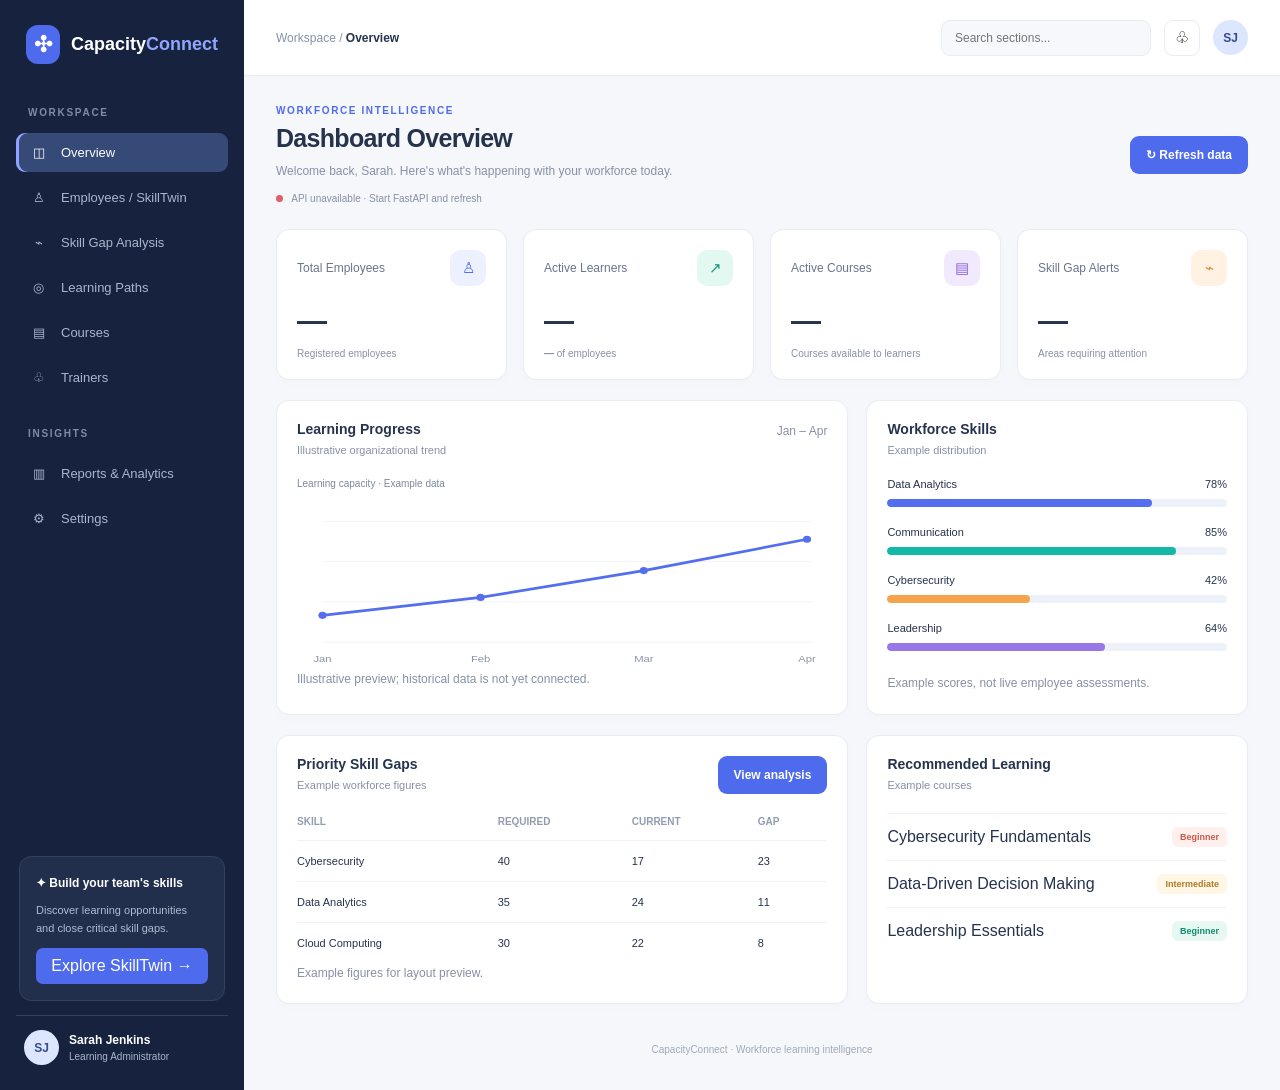
<file: frontend/index.html>
<!DOCTYPE html>
<html lang="en">
<head>
<meta charset="UTF-8">
<meta name="viewport" content="width=device-width, initial-scale=1.0">
<title>CapacityConnect | Workforce Intelligence</title>
<style>
:root {
  --navy:#17233e;
  --blue:#4f6bed;
  --teal:#12a99b;
  --bg:#f5f7fb;
  --muted:#8791a5;
  --border:#e8ecf4;
  --text:#26334d;
}
* { box-sizing:border-box; }
body {
  margin:0;
  font-family:Inter,"Segoe UI",Arial,sans-serif;
  background:var(--bg);
  color:var(--text);
}
button,input,select { font:inherit; }
button { cursor:pointer; }
.app { display:flex; min-height:100vh; }
.sidebar {
  width:244px;
  background:var(--navy);
  color:white;
  padding:25px 16px;
  display:flex;
  flex-direction:column;
  flex-shrink:0;
}
.brand {
  display:flex;
  align-items:center;
  gap:11px;
  padding:0 10px 34px;
}
.brand-icon {
  width:39px;height:39px;
  display:grid;place-items:center;
  border-radius:12px;
  background:var(--blue);
  font-size:22px;font-weight:bold;
}
.brand-name { font-size:18px;font-weight:750; }
.brand-name span { color:#91a5ff; }
.nav-label {
  color:#7f8ba8;font-size:10px;
  letter-spacing:1.7px;font-weight:700;
  padding:0 12px;margin:9px 0 12px;
}
.nav-item {
  width:100%;display:flex;align-items:center;gap:13px;
  padding:12px 13px;margin:3px 0;
  border:0;border-radius:9px;
  background:transparent;color:#aab5cd;
  text-align:left;font-size:13px;
}
.nav-item:hover { background:#253453;color:white; }
.nav-item.active {
  background:#354a77;color:white;
  box-shadow:inset 3px 0 #8fa3ff;
}
.nav-item .ico { width:19px;text-align:center; }
.sidebar-bottom { margin-top:auto; }
.help-box {
  background:#222f4c;border:1px solid #34415d;
  border-radius:12px;padding:16px;margin:25px 3px 14px;
}
.help-box strong { font-size:12px; }
.help-box p { color:#aebbd3;font-size:11px;line-height:1.6; }
.help-box button {
  background:var(--blue);border:0;color:white;
  border-radius:7px;padding:9px;width:100%;
}
.profile {
  display:flex;align-items:center;gap:10px;
  padding:14px 8px 0;border-top:1px solid #34415d;
}
.avatar {
  width:35px;height:35px;border-radius:50%;
  display:grid;place-items:center;
  background:#dce6ff;color:#344c91;
  font-weight:800;font-size:12px;flex-shrink:0;
}
.profile strong { display:block;font-size:12px; }
.profile small { color:#aab5cd;font-size:10px;display:block;margin-top:4px; }
.main { flex:1;min-width:0; }
.topbar {
  min-height:76px;background:white;
  border-bottom:1px solid var(--border);
  display:flex;align-items:center;justify-content:space-between;
  padding:15px 32px;gap:18px;
}
.top-left { display:flex;align-items:center;gap:12px; }
.menu-btn { display:none; }
.breadcrumb { font-size:12px;color:var(--muted); }
.breadcrumb strong { color:var(--text); }
.top-actions { display:flex;align-items:center;gap:13px; }
.search {
  background:#f7f8fc;border:1px solid var(--border);
  border-radius:9px;padding:10px 13px;width:210px;font-size:12px;
}
.icon-btn {
  width:36px;height:36px;background:white;
  border:1px solid var(--border);border-radius:9px;
}
.content { padding:29px 32px 35px;max-width:1550px;margin:auto; }
.page-heading {
  display:flex;justify-content:space-between;align-items:center;
  gap:16px;margin-bottom:25px;
}
.eyebrow {
  color:var(--blue);font-size:10px;
  font-weight:800;letter-spacing:1.6px;
}
h1 { font-size:25px;letter-spacing:-.7px;margin:8px 0; }
h2 { font-size:14px;margin:0; }
.subtitle { color:var(--muted);font-size:12px;line-height:1.7; }
.primary-btn {
  background:var(--blue);color:white;border:0;
  border-radius:9px;padding:12px 16px;
  font-size:12px;font-weight:650;
}
.primary-btn:hover { background:#3d58d9; }
.metrics {
  display:grid;grid-template-columns:repeat(4,minmax(0,1fr));
  gap:16px;margin-bottom:20px;
}
.card {
  background:white;border:1px solid var(--border);
  border-radius:13px;padding:20px;min-width:0;
  box-shadow:0 3px 12px #17233e04;
}
.metric-top { display:flex;justify-content:space-between;align-items:center;gap:8px; }
.metric-label { font-size:12px;color:#69768d; }
.metric-icon {
  width:36px;height:36px;border-radius:10px;
  display:grid;place-items:center;font-size:15px;
}
.blue { background:#edf0ff;color:#4f6bed; }
.green { background:#e4f8f2;color:#129a82; }
.orange { background:#fff2e3;color:#db8a32; }
.purple { background:#f1eaff;color:#8d62da; }
.metric-value { font-size:30px;font-weight:760;margin:18px 0 10px; }
.metric-foot { color:var(--muted);font-size:10px; }
.section-grid,.lower-grid {
  display:grid;grid-template-columns:minmax(0,1.5fr) minmax(260px,1fr);
  gap:18px;margin-bottom:20px;
}
.card-heading {
  display:flex;justify-content:space-between;
  align-items:flex-start;gap:12px;margin-bottom:22px;
}
.card-heading p { margin:7px 0 0;color:var(--muted);font-size:11px; }
.chart-legend { font-size:10px;color:#7d889d;margin-bottom:10px; }
.chart-wrap { height:170px;width:100%; }
.chart-wrap svg { width:100%;height:100%; }
.skill-list { display:flex;flex-direction:column;gap:19px; }
.skill-top {
  display:flex;justify-content:space-between;
  font-size:11px;gap:10px;margin-bottom:9px;
}
.track { height:8px;border-radius:8px;background:#eef1f7;overflow:hidden; }
.fill { height:100%;border-radius:8px;transition:width .3s; }
.fill-blue { background:#536ff0; }
.fill-teal { background:#14b8a6; }
.fill-orange { background:#f3a44c; }
.fill-purple { background:#9a77e7; }
.table-scroll { overflow-x:auto; }
table { width:100%;border-collapse:collapse;text-align:left;white-space:nowrap; }
th { font-size:10px;color:#929cb0;padding:0 12px 13px 0; }
td { font-size:11px;padding:14px 12px 14px 0;border-top:1px solid #f0f2f7; }
.tag { display:inline-block;padding:5px 8px;border-radius:6px;font-size:9px;font-weight:700; }
.high { color:#c65b4b;background:#fff0ed; }
.medium { color:#b17a24;background:#fff6e6; }
.good { color:#138b71;background:#e6f8f1; }
.status { font-size:11px;margin-top:12px;color:var(--muted); }
.status-dot { display:inline-block;width:7px;height:7px;border-radius:50%;background:#e0a342;margin-right:6px; }
.status-dot.ok { background:#14b88a; }
.status-dot.bad { background:#e15e66; }
select {
  background:white;border:1px solid var(--border);
  border-radius:9px;padding:12px;color:var(--text);
}
label { font-size:12px;font-weight:650; }
.employee-info {
  display:grid;grid-template-columns:repeat(3,minmax(0,1fr));
  gap:12px;margin:20px 0;
}
.info-box { background:#f7f8fc;padding:15px;border-radius:10px; }
.info-box small { display:block;color:var(--muted);font-size:10px;margin-bottom:8px; }
.info-box strong { font-size:14px; }
.skill-row { margin-bottom:20px; }
.skill-row:last-child { margin-bottom:0; }
.skill-row .skill-top { font-size:12px; }
.gap-item {
  padding:13px 0;border-top:1px solid #f0f2f7;
  display:flex;align-items:center;justify-content:space-between;gap:12px;
}
.footer-note { text-align:center;color:#a0a9ba;font-size:10px;padding:20px 0 0; }
.toast {
  position:fixed;right:22px;bottom:22px;
  background:#17233e;color:white;border-radius:10px;
  padding:13px 17px;font-size:12px;
  box-shadow:0 8px 28px #17233e25;display:none;z-index:20;
}
#status { font-size:10px;color:var(--muted);margin-top:12px; }
@media(max-width:1100px) {
  .sidebar { width:210px; }
  .content { padding:24px 20px; }
  .topbar { padding:15px 20px; }
  .metrics { grid-template-columns:repeat(2,minmax(0,1fr)); }
}
@media(max-width:760px) {
  .sidebar { display:none;position:fixed;inset:0 auto 0 0;z-index:10;width:250px; }
  .sidebar.open { display:flex; }
  .menu-btn { display:inline-block; }
  .topbar { padding:13px 15px; }
  .content { padding:22px 14px; }
  .section-grid,.lower-grid { grid-template-columns:1fr; }
  .page-heading { align-items:flex-start; }
  .employee-info { grid-template-columns:1fr; }
}
@media(max-width:420px) {
  .metrics { gap:10px; }
  .card { padding:14px; }
  .search { display:none; }
  h1 { font-size:22px; }
}
</style>
</head>
<body>
<div class="app">
  <aside class="sidebar" id="sidebar">
    <div class="brand">
      <div class="brand-icon">✣</div>
      <div class="brand-name">Capacity<span>Connect</span></div>
    </div>
    <div class="nav-label">WORKSPACE</div>
    <button class="nav-item active" data-page="Overview"><span class="ico">◫</span>Overview</button>
    <button class="nav-item" data-page="Employees"><span class="ico">♙</span>Employees / SkillTwin</button>
    <button class="nav-item" data-page="Skill Gap Analysis"><span class="ico">⌁</span>Skill Gap Analysis</button>
    <button class="nav-item" data-page="Learning Paths"><span class="ico">◎</span>Learning Paths</button>
    <button class="nav-item" data-page="Courses"><span class="ico">▤</span>Courses</button>
    <button class="nav-item" data-page="Trainers"><span class="ico">♧</span>Trainers</button>
    <div class="nav-label" style="margin-top:28px">INSIGHTS</div>
    <button class="nav-item" data-page="Reports"><span class="ico">▥</span>Reports & Analytics</button>
    <button class="nav-item" data-page="Settings"><span class="ico">⚙</span>Settings</button>
    <div class="sidebar-bottom">
      <div class="help-box">
        <strong>✦ Build your team's skills</strong>
        <p>Discover learning opportunities and close critical skill gaps.</p>
        <button id="exploreBtn">Explore SkillTwin →</button>
      </div>
      <div class="profile">
        <div class="avatar">SJ</div>
        <div><strong>Sarah Jenkins</strong><small>Learning Administrator</small></div>
      </div>
    </div>
  </aside>

  <div class="main">
    <header class="topbar">
      <div class="top-left">
        <button class="icon-btn menu-btn" id="menuBtn" aria-label="Open menu">☰</button>
        <div class="breadcrumb">Workspace / <strong id="breadcrumb">Overview</strong></div>
      </div>
      <div class="top-actions">
        <input class="search" id="search" placeholder="Search sections..." aria-label="Search sections">
        <button class="icon-btn" id="notifyBtn" aria-label="Notifications">♧</button>
        <div class="avatar">SJ</div>
      </div>
    </header>

    <!-- OVERVIEW PAGE -->
    <main class="content" id="overviewPage">
      <div class="page-heading">
        <div>
          <div class="eyebrow">WORKFORCE INTELLIGENCE</div>
          <h1>Dashboard Overview</h1>
          <div class="subtitle">Welcome back, Sarah. Here's what's happening with your workforce today.</div>
          <div id="status"><span class="status-dot"></span>Connecting to CapacityConnect API...</div>
        </div>
        <button class="primary-btn" id="refreshBtn">↻ Refresh data</button>
      </div>

      <section class="metrics">
        <article class="card">
          <div class="metric-top"><span class="metric-label">Total Employees</span><span class="metric-icon blue">♙</span></div>
          <div class="metric-value" id="employees">—</div>
          <div class="metric-foot">Registered employees</div>
        </article>
        <article class="card">
          <div class="metric-top"><span class="metric-label">Active Learners</span><span class="metric-icon green">↗</span></div>
          <div class="metric-value" id="learners">—</div>
          <div class="metric-foot"><strong id="learnerRate">—</strong> of employees</div>
        </article>
        <article class="card">
          <div class="metric-top"><span class="metric-label">Active Courses</span><span class="metric-icon purple">▤</span></div>
          <div class="metric-value" id="courses">—</div>
          <div class="metric-foot">Courses available to learners</div>
        </article>
        <article class="card">
          <div class="metric-top"><span class="metric-label">Skill Gap Alerts</span><span class="metric-icon orange">⌁</span></div>
          <div class="metric-value" id="gaps">—</div>
          <div class="metric-foot">Areas requiring attention</div>
        </article>
      </section>

      <section class="section-grid">
        <article class="card">
          <div class="card-heading">
            <div><h2>Learning Progress</h2><p>Illustrative organizational trend</p></div>
            <span class="subtitle">Jan – Apr</span>
          </div>
          <div class="chart-legend">Learning capacity · Example data</div>
          <div class="chart-wrap">
            <svg viewBox="0 0 520 190" preserveAspectRatio="none" role="img" aria-label="Example learning trend">
              <g stroke="#edf0f6">
                <line x1="25" y1="25" x2="505" y2="25"/>
                <line x1="25" y1="70" x2="505" y2="70"/>
                <line x1="25" y1="115" x2="505" y2="115"/>
                <line x1="25" y1="160" x2="505" y2="160"/>
              </g>
              <path d="M25 130 L180 110 L340 80 L500 45" fill="none" stroke="#536ff0" stroke-width="3" stroke-linecap="round"/>
              <g fill="#536ff0">
                <circle cx="25" cy="130" r="4"/><circle cx="180" cy="110" r="4"/>
                <circle cx="340" cy="80" r="4"/><circle cx="500" cy="45" r="4"/>
              </g>
              <g fill="#8994a8" font-size="11" text-anchor="middle">
                <text x="25" y="182">Jan</text><text x="180" y="182">Feb</text>
                <text x="340" y="182">Mar</text><text x="500" y="182">Apr</text>
              </g>
            </svg>
          </div>
          <div class="subtitle">Illustrative preview; historical data is not yet connected.</div>
        </article>
        <article class="card">
          <div class="card-heading"><div><h2>Workforce Skills</h2><p>Example distribution</p></div></div>
          <div class="skill-list">
            <div><div class="skill-top"><span>Data Analytics</span><span>78%</span></div><div class="track"><div class="fill fill-blue" style="width:78%"></div></div></div>
            <div><div class="skill-top"><span>Communication</span><span>85%</span></div><div class="track"><div class="fill fill-teal" style="width:85%"></div></div></div>
            <div><div class="skill-top"><span>Cybersecurity</span><span>42%</span></div><div class="track"><div class="fill fill-orange" style="width:42%"></div></div></div>
            <div><div class="skill-top"><span>Leadership</span><span>64%</span></div><div class="track"><div class="fill fill-purple" style="width:64%"></div></div></div>
          </div>
          <div class="subtitle" style="margin-top:22px">Example scores, not live employee assessments.</div>
        </article>
      </section>

      <section class="lower-grid">
        <article class="card">
          <div class="card-heading"><div><h2>Priority Skill Gaps</h2><p>Example workforce figures</p></div><button class="primary-btn" id="viewGaps">View analysis</button></div>
          <div class="table-scroll">
            <table>
              <thead><tr><th>SKILL</th><th>REQUIRED</th><th>CURRENT</th><th>GAP</th></tr></thead>
              <tbody>
                <tr><td>Cybersecurity</td><td>40</td><td>17</td><td>23</td></tr>
                <tr><td>Data Analytics</td><td>35</td><td>24</td><td>11</td></tr>
                <tr><td>Cloud Computing</td><td>30</td><td>22</td><td>8</td></tr>
              </tbody>
            </table>
          </div>
          <div class="subtitle">Example figures for layout preview.</div>
        </article>
        <article class="card" id="learning">
          <div class="card-heading"><div><h2>Recommended Learning</h2><p>Example courses</p></div></div>
          <div class="gap-item"><span>Cybersecurity Fundamentals</span><span class="tag high">Beginner</span></div>
          <div class="gap-item"><span>Data-Driven Decision Making</span><span class="tag medium">Intermediate</span></div>
          <div class="gap-item"><span>Leadership Essentials</span><span class="tag good">Beginner</span></div>
        </article>
      </section>
      <div class="footer-note">CapacityConnect · Workforce learning intelligence</div>
    </main>

    <!-- SKILLTWIN PAGE -->
    <main class="content" id="skillTwinPage" style="display:none">
      <div class="page-heading">
        <div>
          <div class="eyebrow">EMPLOYEE INTELLIGENCE</div>
          <h1>SkillTwin Dashboard</h1>
          <div class="subtitle">Explore employee competencies and development opportunities.</div>
          <div id="skillStatus" class="status">Connecting to employee skills API...</div>
        </div>
        <button class="primary-btn" id="loadSkillsBtn">↻ Refresh profiles</button>
      </div>

      <article class="card" style="margin-bottom:20px">
        <div class="card-heading">
          <div><h2>Employee Profile</h2><p>Select an employee to view their skill twin.</p></div>
          <span class="metric-icon blue">ST</span>
        </div>
        <label for="employeeSelect">Choose employee</label><br><br>
        <select id="employeeSelect" style="width:100%;max-width:440px">
          <option value="">Loading employees...</option>
        </select>
        <div id="employeeProfile">
          <p class="subtitle">Employee information will appear here.</p>
        </div>
      </article>

      <article class="card" style="margin-bottom:20px">
        <div class="card-heading">
          <div><h2>Competency Graph</h2><p>Current skill ratings out of 5</p></div>
        </div>
        <div id="competencyGraph"><p class="subtitle">Select an employee to view skills.</p></div>
      </article>

      <article class="card" id="gapAnalysisCard">
        <div class="card-heading">
          <div><h2>Skill Gap Analysis</h2><p>Demo target level: 4 out of 5 for each listed skill</p></div>
          <span class="metric-icon orange">⌁</span>
        </div>
        <div id="skillGapSummary" class="subtitle">Select an employee to calculate development opportunities.</div>
      </article>
      <div class="footer-note">SkillTwin uses demo employee data for this prototype.</div>
    </main>
  </div>
</div>

<div class="toast" id="toast" role="status"></div>

<script>
const $ = id => document.getElementById(id);
const API = "https://capacity-connect-hph1.onrender.com";
let employeesCache = [];

function showToast(message) {
  const toast = $("toast");
  toast.textContent = message;
  toast.style.display = "block";
  clearTimeout(window.toastTimer);
  window.toastTimer = setTimeout(() => toast.style.display = "none", 2600);
}

async function loadDashboard() {
  const status = $("status");
  status.innerHTML = '<span class="status-dot"></span> Connecting to API...';
  try {
    const response = await fetch(`${API}/api/dashboard`);
    if (!response.ok) throw new Error("HTTP " + response.status);
    const data = await response.json();

    $("employees").textContent = data.employees ?? "—";
    $("learners").textContent = data.active_learners ?? "—";
    $("courses").textContent = data.active_courses ?? "—";
    $("gaps").textContent = data.skill_gap_alerts ?? "—";

    const total = Number(data.employees);
    const learners = Number(data.active_learners);
    $("learnerRate").textContent =
      total > 0 ? Math.round(learners / total * 100) + "%" : "—";

    status.innerHTML = '<span class="status-dot ok"></span> Connected · Dashboard data loaded';
  } catch (error) {
    status.innerHTML = '<span class="status-dot bad"></span> API unavailable · Start FastAPI and refresh';
    console.error("Dashboard API error:", error);
  }
}

function setPage(page) {
  const isOverview = page === "Overview";
  const isEmployees = page === "Employees";
  const isGapPage = page === "Skill Gap Analysis";
  const isSkillPage = isEmployees || isGapPage;

  $("overviewPage").style.display = isOverview ? "block" : "none";
  $("skillTwinPage").style.display = isSkillPage ? "block" : "none";
  $("breadcrumb").textContent = page;

  document.querySelectorAll(".nav-item").forEach(item => {
    item.classList.toggle("active", item.dataset.page === page);
  });

  $("sidebar").classList.remove("open");

  if (isOverview) {
    window.scrollTo({top:0,behavior:"smooth"});
  } else if (isSkillPage) {
    if (!employeesCache.length) loadEmployees();
    if (isGapPage) {
      setTimeout(() => $("gapAnalysisCard").scrollIntoView({behavior:"smooth",block:"start"}), 50);
    } else {
      window.scrollTo({top:0,behavior:"smooth"});
    }
  } else {
    showToast(page + " module is planned for a future build.");
  }
}

document.querySelectorAll(".nav-item").forEach(button => {
  button.addEventListener("click", () => setPage(button.dataset.page));
});

async function loadEmployees() {
  const select = $("employeeSelect");
  const status = $("skillStatus");
  status.textContent = "Loading employee profiles...";
  select.innerHTML = '<option value="">Loading employees...</option>';

  try {
    const response = await fetch(`${API}/api/skills/`);
    if (!response.ok) throw new Error("HTTP " + response.status);
    const data = await response.json();

    if (!Array.isArray(data.employees) || data.employees.length === 0) {
      throw new Error("No employees were returned by the API");
    }

    employeesCache = data.employees;
    select.innerHTML = "";

    employeesCache.forEach(employee => {
      const option = document.createElement("option");
      option.value = employee.id;
      option.textContent = employee.name + " — " + employee.role;
      select.appendChild(option);
    });

    status.innerHTML = '<span class="status-dot ok"></span> Connected · ' +
      employeesCache.length + ' demo profiles loaded';

    renderEmployee();
  } catch (error) {
    status.innerHTML = '<span class="status-dot bad"></span> Could not load profiles. Check that FastAPI is running.';
    select.innerHTML = '<option value="">Unable to load employees</option>';
    $("employeeProfile").textContent = "Could not load employee profiles.";
    $("competencyGraph").textContent = "The API did not return skill data.";
    $("skillGapSummary").textContent = "Start the backend and click Refresh profiles.";
    console.error("Skills API error:", error);
  }
}

function renderEmployee() {
  const id = Number($("employeeSelect").value);
  const employee = employeesCache.find(person => person.id === id);

  if (!employee) return;

  const skills = employee.skills || {};
  const entries = Object.entries(skills);
  const average = entries.length
    ? (entries.reduce((sum, item) => sum + Number(item[1]), 0) / entries.length).toFixed(1)
    : "—";

  $("employeeProfile").innerHTML = `
    <div class="employee-info">
      <div class="info-box"><small>EMPLOYEE</small><strong>${escapeHTML(employee.name)}</strong></div>
      <div class="info-box"><small>ROLE</small><strong>${escapeHTML(employee.role)}</strong></div>
      <div class="info-box"><small>AVERAGE SKILL RATING</small><strong>${average} / 5</strong></div>
    </div>
  `;

  const colors = ["fill-blue","fill-teal","fill-purple","fill-orange"];
  $("competencyGraph").innerHTML = entries.length
    ? entries.map(([name,rating],index) => {
        const value = Math.max(0,Math.min(5,Number(rating)||0));
        return `
          <div class="skill-row">
            <div class="skill-top">
              <span>${escapeHTML(name)}</span>
              <strong>${value} / 5</strong>
            </div>
            <div class="track">
              <div class="fill ${colors[index % colors.length]}"
                   style="width:${value/5*100}%"></div>
            </div>
          </div>
        `;
      }).join("")
    : '<p class="subtitle">No skills are available for this employee.</p>';

  const gaps = entries
    .map(([name,rating]) => ({name, rating:Number(rating)||0, gap:Math.max(0,4-(Number(rating)||0))}))
    .filter(skill => skill.gap > 0)
    .sort((a,b) => b.gap-a.gap);

  if (!entries.length) {
    $("skillGapSummary").textContent = "No skills are available to compare.";
  } else if (!gaps.length) {
    $("skillGapSummary").innerHTML =
      '<span class="tag good">On target</span> All listed skills meet the demo target of 4/5.';
  } else {
    $("skillGapSummary").innerHTML =
      `<p class="subtitle">These skills are below the prototype target of 4/5. They are suggestions for learning, not formal employee evaluations.</p>` +
      gaps.map(skill => `
        <div class="gap-item">
          <div>
            <strong>${escapeHTML(skill.name)}</strong>
            <div class="subtitle">Current rating: ${skill.rating}/5 · Target: 4/5</div>
          </div>
          <span class="tag ${skill.gap >= 2 ? "high" : "medium"}">
            ${skill.gap} point${skill.gap === 1 ? "" : "s"} to target
          </span>
        </div>
      `).join("");
  }
}

function escapeHTML(value) {
  return String(value).replace(/[&<>"']/g, character => ({
    "&":"&amp;","<":"&lt;",">":"&gt;",'"':"&quot;","'":"&#39;"
  }[character]));
}

$("refreshBtn").addEventListener("click", loadDashboard);
$("loadSkillsBtn").addEventListener("click", loadEmployees);
$("employeeSelect").addEventListener("change", renderEmployee);
$("menuBtn").addEventListener("click", () => $("sidebar").classList.toggle("open"));
$("viewGaps").addEventListener("click", () => setPage("Skill Gap Analysis"));
$("exploreBtn").addEventListener("click", () => setPage("Employees"));
$("notifyBtn").addEventListener("click", () => showToast("You're all caught up!"));

$("search").addEventListener("keydown", event => {
  if (event.key === "Enter" && event.target.value.trim()) {
    const query = event.target.value.trim().toLowerCase();
    const match = [...document.querySelectorAll(".nav-item")]
      .find(item => item.dataset.page.toLowerCase().includes(query));
    if (match) {
      match.click();
    } else {
      showToast("No matching navigation section found.");
    }
  }
});

loadDashboard();
</script>
</body>
</html>
</file>
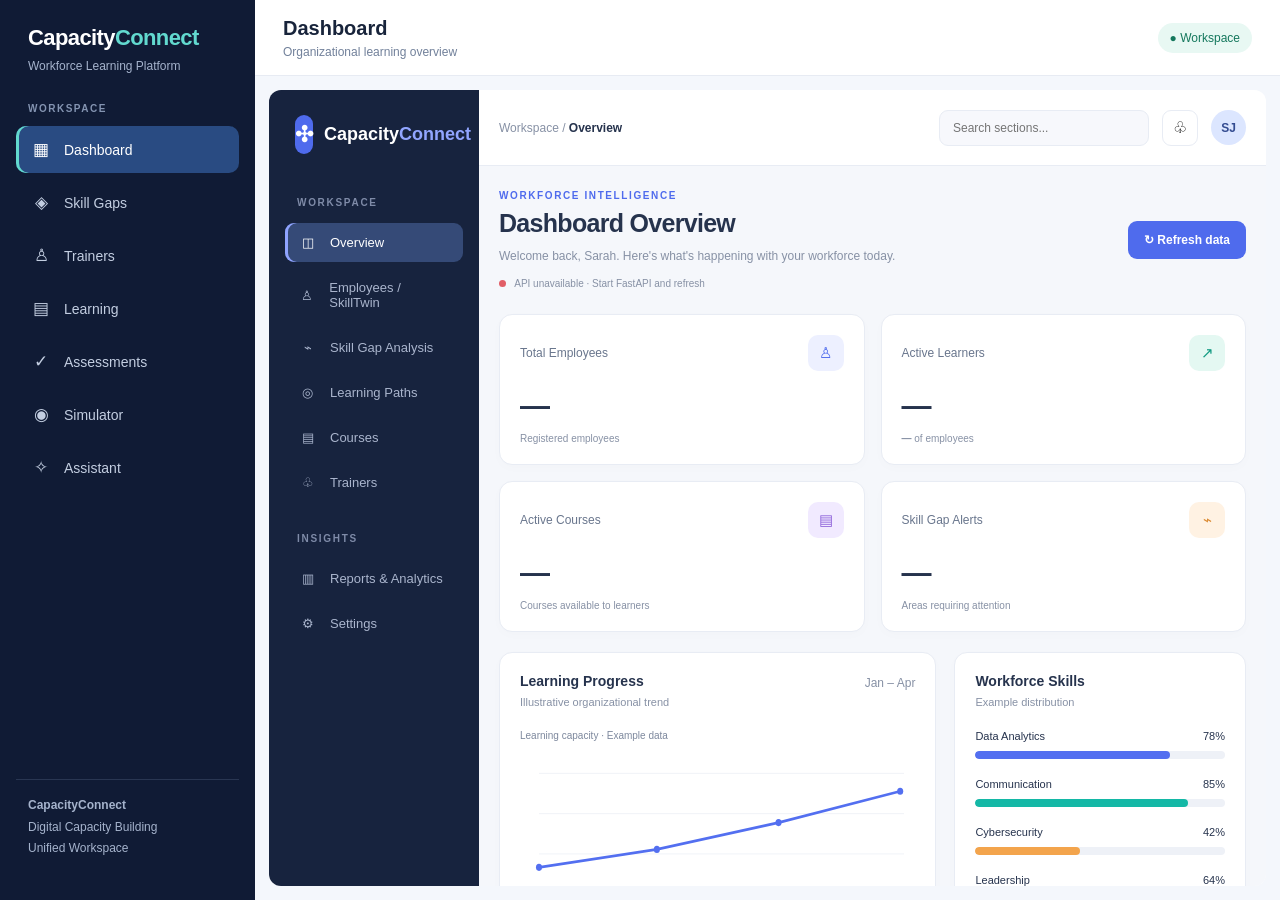
<file: frontend/app.html>
<!DOCTYPE html>
<html lang="en">
<head>
  <meta charset="UTF-8">
  <meta name="viewport" content="width=device-width, initial-scale=1.0">
  <title>CapacityConnect | Unified Workspace</title>

  <style>
    * {
      box-sizing: border-box;
      margin: 0;
      padding: 0;
    }

    body {
      font-family: Inter, "Segoe UI", Arial, sans-serif;
      background: #f4f7fc;
      color: #18243b;
      height: 100vh;
      overflow: hidden;
    }

    .app {
      display: flex;
      height: 100vh;
    }

    .sidebar {
      width: 255px;
      flex-shrink: 0;
      background: #101b35;
      color: white;
      padding: 25px 16px;
      display: flex;
      flex-direction: column;
    }

    .brand {
      font-size: 22px;
      font-weight: 800;
      padding: 0 12px;
      letter-spacing: -0.6px;
    }

    .brand span {
      color: #62d9cf;
    }

    .subtitle {
      color: #a5b3cc;
      font-size: 12px;
      padding: 8px 12px 30px;
    }

    .section-label {
      color: #8494b1;
      font-size: 10px;
      font-weight: 700;
      letter-spacing: 1.5px;
      padding: 0 12px 12px;
    }

    .nav {
      display: flex;
      flex-direction: column;
      gap: 6px;
    }

    .nav button {
      border: 0;
      background: transparent;
      color: #c3cee1;
      text-align: left;
      padding: 13px 14px;
      border-radius: 10px;
      cursor: pointer;
      font-size: 14px;
      transition: 0.2s;
      display: flex;
      align-items: center;
      gap: 12px;
    }

    .nav button:hover {
      background: #202e4d;
      color: white;
    }

    .nav button.active {
      background: #294b82;
      color: white;
      box-shadow: inset 3px 0 #62d9cf;
    }

    .nav-icon {
      width: 22px;
      text-align: center;
      font-size: 17px;
    }

    .sidebar-footer {
      margin-top: auto;
      padding: 15px 12px;
      border-top: 1px solid #293652;
      color: #a5b3cc;
      font-size: 12px;
      line-height: 1.8;
    }

    .main {
      flex: 1;
      min-width: 0;
      display: flex;
      flex-direction: column;
    }

    .topbar {
      height: 76px;
      flex-shrink: 0;
      background: white;
      border-bottom: 1px solid #e7ebf3;
      padding: 0 28px;
      display: flex;
      align-items: center;
      justify-content: space-between;
      gap: 15px;
    }

    .page-title {
      font-size: 20px;
      font-weight: 750;
    }

    .page-description {
      font-size: 12px;
      color: #71809a;
      margin-top: 5px;
    }

    .status {
      background: #e8f8f3;
      color: #15785d;
      padding: 8px 12px;
      border-radius: 20px;
      font-size: 12px;
      white-space: nowrap;
    }

    .workspace {
      flex: 1;
      min-height: 0;
      padding: 14px;
    }

    iframe {
      width: 100%;
      height: 100%;
      border: none;
      border-radius: 12px;
      background: white;
    }

    .mobile-menu {
      display: none;
      border: 0;
      background: #edf2fb;
      padding: 9px 12px;
      border-radius: 8px;
      cursor: pointer;
    }

    @media (max-width: 760px) {
      .sidebar {
        position: fixed;
        z-index: 10;
        top: 0;
        bottom: 0;
        left: -260px;
        transition: left 0.25s;
      }

      .sidebar.open {
        left: 0;
      }

      .mobile-menu {
        display: block;
      }

      .topbar {
        padding: 0 14px;
      }

      .page-title {
        font-size: 16px;
      }

      .status {
        display: none;
      }

      .workspace {
        padding: 8px;
      }
    }
  </style>
</head>

<body>
  <div class="app">
    <aside class="sidebar" id="sidebar">
      <div class="brand">Capacity<span>Connect</span></div>
      <div class="subtitle">Workforce Learning Platform</div>

      <div class="section-label">WORKSPACE</div>

      <nav class="nav">
        <button class="active" data-page="index.html"
          data-title="Dashboard"
          data-description="Organizational learning overview">
          <span class="nav-icon">▦</span> Dashboard
        </button>

        <button data-page="skill-gap.html"
          data-title="Skill Gap Analysis"
          data-description="Identify skill gaps and development priorities">
          <span class="nav-icon">◈</span> Skill Gaps
        </button>

        <button data-page="trainers.html"
          data-title="Trainer Matcher"
          data-description="Explore trainers matched to employee skills">
          <span class="nav-icon">♙</span> Trainers
        </button>

        <button data-page="learning.html"
          data-title="Learning Management"
          data-description="Browse courses and track learning progress">
          <span class="nav-icon">▤</span> Learning
        </button>

        <button data-page="assessments.html"
          data-title="Assessments"
          data-description="Record assessment scores and review progress">
          <span class="nav-icon">✓</span> Assessments
        </button>

        <button data-page="simulator.html"
          data-title="Capacity Simulator"
          data-description="Explore hypothetical training scenarios">
          <span class="nav-icon">◉</span> Simulator
        </button>

        <button data-page="assistant.html"
          data-title="AI Assistant"
          data-description="Get help navigating capacity-building information">
          <span class="nav-icon">✧</span> Assistant
        </button>
      </nav>

      <div class="sidebar-footer">
        <strong>CapacityConnect</strong><br>
        Digital Capacity Building<br>
        Unified Workspace
      </div>
    </aside>

    <main class="main">
      <header class="topbar">
        <div style="display:flex;align-items:center;gap:12px">
          <button class="mobile-menu" id="menuButton"
            aria-label="Toggle navigation">☰</button>
          <div>
            <div class="page-title" id="pageTitle">Dashboard</div>
            <div class="page-description" id="pageDescription">
              Organizational learning overview
            </div>
          </div>
        </div>

        <div class="status">● Workspace</div>
      </header>

      <section class="workspace">
        <iframe id="contentFrame" title="CapacityConnect content"
          src="index.html"></iframe>
      </section>
    </main>
  </div>

  <script>
    const frame = document.getElementById("contentFrame");
    const title = document.getElementById("pageTitle");
    const description = document.getElementById("pageDescription");
    const sidebar = document.getElementById("sidebar");
    const buttons = document.querySelectorAll(".nav button");

    buttons.forEach(button => {
      button.addEventListener("click", () => {
        const page = button.dataset.page;

        buttons.forEach(item => item.classList.remove("active"));
        button.classList.add("active");

        title.textContent = button.dataset.title;
        description.textContent = button.dataset.description;

        if (frame.getAttribute("src") !== page) {
          frame.src = page;
        }

        sidebar.classList.remove("open");
      });
    });

    document.getElementById("menuButton").addEventListener("click", () => {
      sidebar.classList.toggle("open");
    });
  </script>
</body>
</html>
</file>
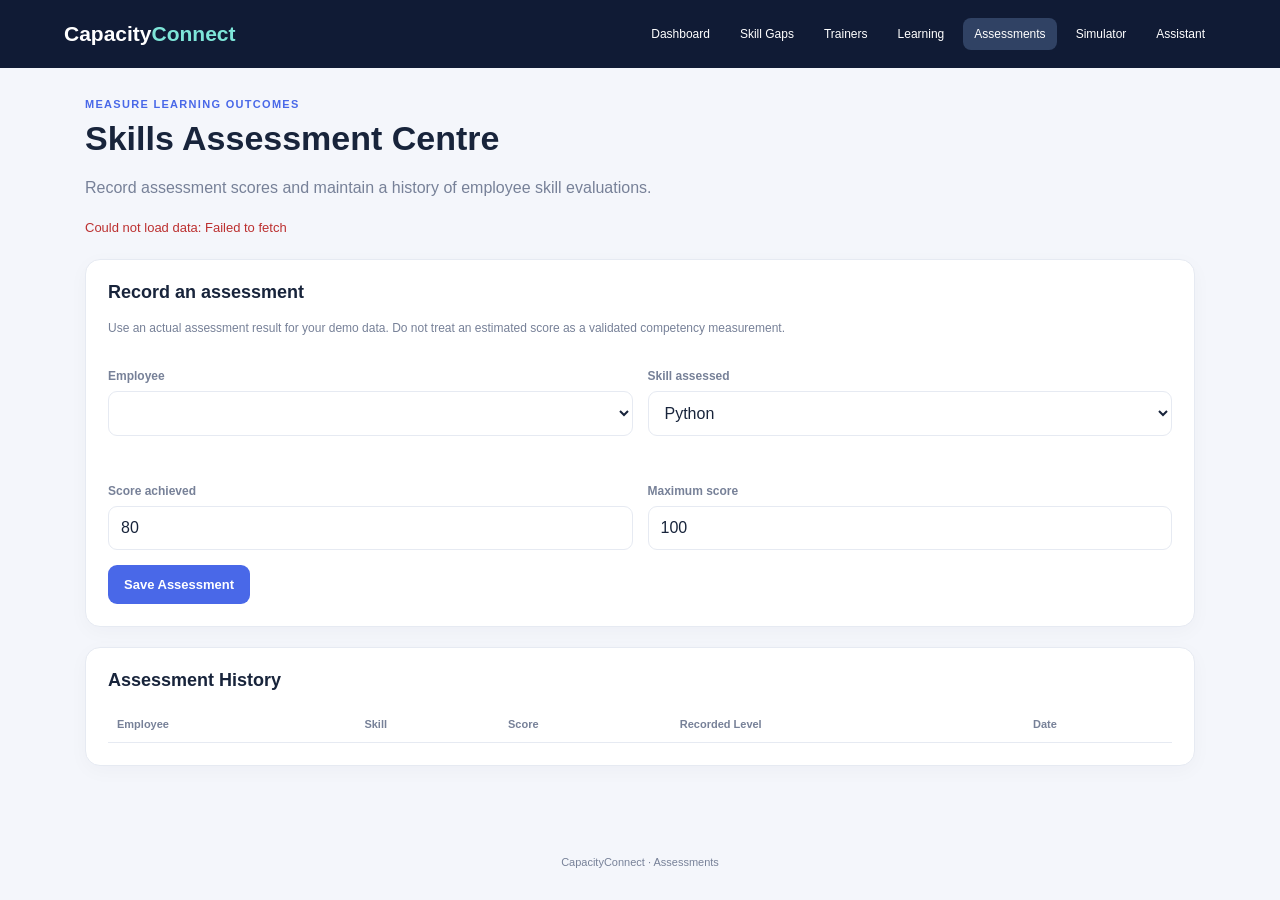
<file: frontend/assessments.html>
<!DOCTYPE html>
<html lang="en">
<head>
<meta charset="UTF-8">
<meta name="viewport" content="width=device-width,initial-scale=1">
<title>CapacityConnect | Assessments</title>
<link rel="stylesheet" href="portal.css">
</head>
<body>
<header>
  <div class="brand">Capacity<span>Connect</span></div>
  <nav>
    <a href="index.html">Dashboard</a>
    <a href="skill-gap.html">Skill Gaps</a>
    <a href="trainers.html">Trainers</a>
    <a href="learning.html">Learning</a>
    <a class="active" href="assessments.html">Assessments</a>
    <a href="simulator.html">Simulator</a>
    <a href="assistant.html">Assistant</a>
  </nav>
</header>
<main>
  <div class="eyebrow">Measure learning outcomes</div>
  <h1>Skills Assessment Centre</h1>
  <p class="subtitle">Record assessment scores and maintain a history of employee skill evaluations.</p>
  <div id="status" class="status">Loading...</div>

  <section class="panel">
    <h2>Record an assessment</h2>
    <p class="muted">Use an actual assessment result for your demo data. Do not treat an estimated score as a validated competency measurement.</p>

    <form id="assessmentForm">
      <div class="grid two">
        <div class="field">
          <label for="employee">Employee</label>
          <select id="employee" required></select>
        </div>
        <div class="field">
          <label for="skill">Skill assessed</label>
          <select id="skill" required>
            <option>Python</option>
            <option>SQL</option>
            <option>Machine Learning</option>
            <option>Cloud Computing</option>
          </select>
        </div>
        <div class="field">
          <label for="score">Score achieved</label>
          <input id="score" type="number" min="0" max="100" value="80" required>
        </div>
        <div class="field">
          <label for="maxScore">Maximum score</label>
          <input id="maxScore" type="number" min="1" value="100" required>
        </div>
      </div>
      <button type="submit" id="saveBtn">Save Assessment</button>
    </form>
    <div id="result" class="card" hidden></div>
  </section>

  <section class="panel">
    <h2>Assessment History</h2>
    <div class="table-wrap">
      <table>
        <thead><tr>
          <th>Employee</th><th>Skill</th><th>Score</th>
          <th>Recorded Level</th><th>Date</th>
        </tr></thead>
        <tbody id="history"></tbody>
      </table>
    </div>
  </section>
</main>
<footer>CapacityConnect · Assessments</footer>
<script>
const API = "http://127.0.0.1:8000";
const $ = id => document.getElementById(id);

function esc(v) {
  return String(v ?? "").replace(/[&<>"']/g, c =>
    ({"&":"&amp;","<":"&lt;",">":"&gt;",'"':"&quot;","'":"&#39;"})[c]
  );
}
function message(text, type="") {
  $("status").className = "status " + type;
  $("status").textContent = text;
}
async function api(path, options={}) {
  const res = await fetch(API + path, {
    ...options,
    headers: {"Content-Type":"application/json", ...(options.headers || {})}
  });
  const data = await res.json();
  if (!res.ok) throw new Error(data.detail || "Request failed");
  return data;
}

async function loadEmployees() {
  const data = await api("/api/skills/");
  $("employee").innerHTML = (data.employees || []).map(e =>
    `<option value="${e.id}">${esc(e.name)} — ${esc(e.role)}</option>`
  ).join("");
}

async function loadHistory() {
  const data = await api("/api/assessments");
  const rows = data.assessments || [];
  $("history").innerHTML = rows.length ? rows.map(a => `
    <tr>
      <td>${esc(a.employee_name)}</td>
      <td>${esc(a.skill)}</td>
      <td>${a.score} / ${a.max_score} (${Math.round(a.score/a.max_score*100)}%)</td>
      <td>${a.skill_level}/5</td>
      <td>${esc(a.created_at)}</td>
    </tr>
  `).join("") : '<tr><td colspan="5">No assessments recorded yet.</td></tr>';
}

$("assessmentForm").addEventListener("submit", async event => {
  event.preventDefault();
  $("saveBtn").disabled = true;
  $("result").hidden = true;

  try {
    const data = await api("/api/assessments", {
      method:"POST",
      body:JSON.stringify({
        employee_id:Number($("employee").value),
        skill:$("skill").value,
        score:Number($("score").value),
        max_score:Number($("maxScore").value)
      })
    });

    $("result").hidden = false;
    $("result").innerHTML = `
      <span class="badge">Assessment saved</span>
      <h2>Result: ${esc(data.percentage)}%</h2>
      <p>Recorded assessment level: ${esc(data.assessment.skill_level)}/5</p>
      <p>Database skill level: ${esc(data.previous_skill_level)}/5 → ${esc(data.updated_skill_level)}/5</p>
      <p class="muted">${esc(data.note)}</p>
    `;

    message("Assessment recorded successfully.", "success");
    await loadHistory();
  } catch(e) {
    message("Could not save assessment: " + e.message, "error");
  } finally {
    $("saveBtn").disabled = false;
  }
});

(async () => {
  try {
    await loadEmployees();
    await loadHistory();
    message("Assessment centre ready.", "success");
  } catch(e) {
    message("Could not load data: " + e.message, "error");
  }
})();
</script>
</body>
</html>
</file>
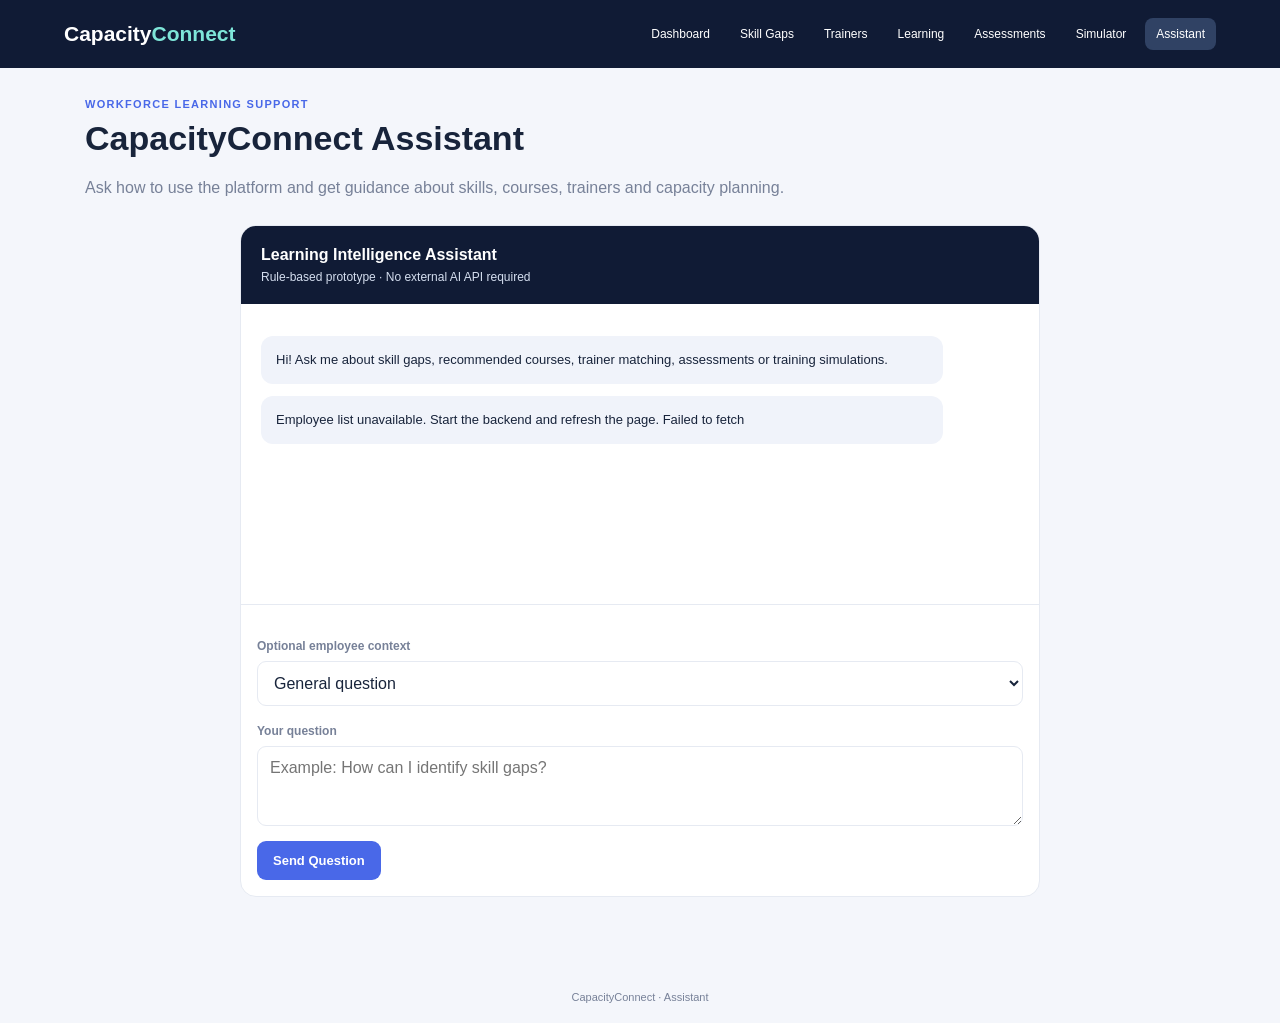
<file: frontend/assistant.html>
<!DOCTYPE html>
<html lang="en">
<head>
<meta charset="UTF-8">
<meta name="viewport" content="width=device-width,initial-scale=1">
<title>CapacityConnect | Assistant</title>
<link rel="stylesheet" href="portal.css">
<style>
.chat {
  max-width: 800px;
  margin: 24px auto;
  background: white;
  border: 1px solid var(--border);
  border-radius: 16px;
  overflow: hidden;
}
.chat-head { background: var(--navy); color: white; padding: 20px; }
.messages {
  padding: 20px;
  min-height: 300px;
  max-height: 460px;
  overflow-y: auto;
}
.bubble {
  max-width: 90%;
  padding: 13px 15px;
  margin: 12px 0;
  border-radius: 12px;
  font-size: 13px;
  line-height: 1.7;
  white-space: pre-wrap;
}
.bot { background: #f0f3fa; }
.user { background: #e4eafe; margin-left: auto; }
.chat-form { padding: 16px; border-top: 1px solid var(--border); }
</style>
</head>
<body>
<header>
  <div class="brand">Capacity<span>Connect</span></div>
  <nav>
    <a href="index.html">Dashboard</a>
    <a href="skill-gap.html">Skill Gaps</a>
    <a href="trainers.html">Trainers</a>
    <a href="learning.html">Learning</a>
    <a href="assessments.html">Assessments</a>
    <a href="simulator.html">Simulator</a>
    <a class="active" href="assistant.html">Assistant</a>
  </nav>
</header>
<main>
  <div class="eyebrow">Workforce learning support</div>
  <h1>CapacityConnect Assistant</h1>
  <p class="subtitle">Ask how to use the platform and get guidance about skills, courses, trainers and capacity planning.</p>

  <div class="chat">
    <div class="chat-head">
      <strong>Learning Intelligence Assistant</strong>
      <div style="font-size:12px;margin-top:6px;color:#d4deef">
        Rule-based prototype · No external AI API required
      </div>
    </div>
    <div id="messages" class="messages" aria-live="polite">
      <div class="bubble bot">Hi! Ask me about skill gaps, recommended courses, trainer matching, assessments or training simulations.</div>
    </div>
    <form id="chatForm" class="chat-form">
      <div class="field">
        <label for="employee">Optional employee context</label>
        <select id="employee">
          <option value="">General question</option>
        </select>
      </div>
      <div class="field">
        <label for="question">Your question</label>
        <textarea id="question" rows="3" maxlength="1000" required placeholder="Example: How can I identify skill gaps?"></textarea>
      </div>
      <button id="sendBtn" type="submit">Send Question</button>
    </form>
  </div>
</main>
<footer>CapacityConnect · Assistant</footer>
<script>
const API = "http://127.0.0.1:8000";
const $ = id => document.getElementById(id);

function addBubble(text, kind) {
  const div = document.createElement("div");
  div.className = "bubble " + kind;
  div.textContent = text;
  $("messages").appendChild(div);
  $("messages").scrollTop = $("messages").scrollHeight;
}

async function api(path, options={}) {
  const res = await fetch(API + path, {
    ...options,
    headers: {"Content-Type":"application/json", ...(options.headers || {})}
  });
  const data = await res.json();
  if (!res.ok) throw new Error(data.detail || "Request failed");
  return data;
}

async function loadEmployees() {
  const data = await api("/api/skills/");
  for (const employee of (data.employees || [])) {
    const option = document.createElement("option");
    option.value = employee.id;
    option.textContent = employee.name + " — " + employee.role;
    $("employee").appendChild(option);
  }
}

$("chatForm").addEventListener("submit", async event => {
  event.preventDefault();
  const question = $("question").value.trim();
  if (!question) return;

  addBubble(question, "user");
  $("question").value = "";
  $("sendBtn").disabled = true;

  try {
    const payload = {question};
    if ($("employee").value) {
      payload.employee_id = Number($("employee").value);
    }

    const data = await api("/api/intelligence/assistant", {
      method:"POST",
      body:JSON.stringify(payload)
    });

    addBubble(data.answer, "bot");
  } catch(e) {
    addBubble("I couldn't reach the backend. Make sure the server is running. Details: " + e.message, "bot");
  } finally {
    $("sendBtn").disabled = false;
    $("question").focus();
  }
});

loadEmployees().catch(error => {
  addBubble("Employee list unavailable. Start the backend and refresh the page. " + error.message, "bot");
});
</script>
</body>
</html>
</file>
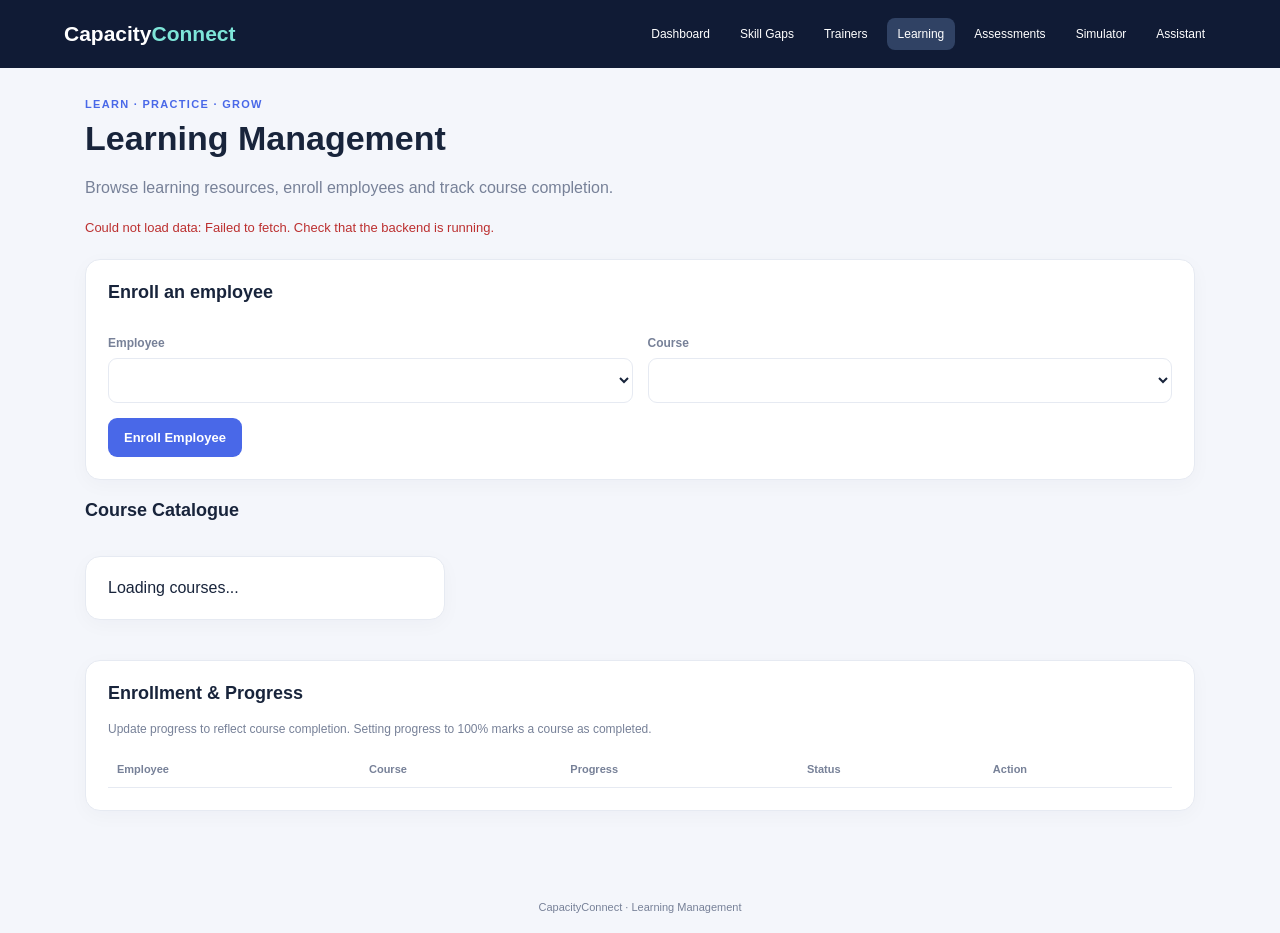
<file: frontend/learning.html>
<!DOCTYPE html>
<html lang="en">
<head>
<meta charset="UTF-8">
<meta name="viewport" content="width=device-width,initial-scale=1">
<title>CapacityConnect | Learning</title>
<link rel="stylesheet" href="portal.css">
</head>
<body>
<header>
  <div class="brand">Capacity<span>Connect</span></div>
  <nav>
    <a href="index.html">Dashboard</a>
    <a href="skill-gap.html">Skill Gaps</a>
    <a href="trainers.html">Trainers</a>
    <a class="active" href="learning.html">Learning</a>
    <a href="assessments.html">Assessments</a>
    <a href="simulator.html">Simulator</a>
    <a href="assistant.html">Assistant</a>
  </nav>
</header>
<main>
  <div class="eyebrow">Learn · Practice · Grow</div>
  <h1>Learning Management</h1>
  <p class="subtitle">Browse learning resources, enroll employees and track course completion.</p>
  <div id="status" class="status">Loading learning data...</div>

  <section class="panel">
    <h2>Enroll an employee</h2>
    <div class="grid two">
      <div class="field">
        <label for="employee">Employee</label>
        <select id="employee"></select>
      </div>
      <div class="field">
        <label for="course">Course</label>
        <select id="course"></select>
      </div>
    </div>
    <button id="enrollBtn">Enroll Employee</button>
  </section>

  <h2>Course Catalogue</h2>
  <div id="courses" class="grid">
    <div class="card">Loading courses...</div>
  </div>

  <section class="panel">
    <h2>Enrollment & Progress</h2>
    <p class="muted">Update progress to reflect course completion. Setting progress to 100% marks a course as completed.</p>
    <div class="table-wrap">
      <table>
        <thead><tr>
          <th>Employee</th><th>Course</th><th>Progress</th><th>Status</th><th>Action</th>
        </tr></thead>
        <tbody id="enrollments"></tbody>
      </table>
    </div>
  </section>
</main>
<footer>CapacityConnect · Learning Management</footer>
<script>
const API = "http://127.0.0.1:8000";
const $ = id => document.getElementById(id);
let courses = [];

function esc(v) {
  return String(v ?? "").replace(/[&<>"']/g, c =>
    ({"&":"&amp;","<":"&lt;",">":"&gt;",'"':"&quot;","'":"&#39;"})[c]
  );
}
function message(text, type="") {
  $("status").className = "status " + type;
  $("status").textContent = text;
}
async function api(path, options={}) {
  const response = await fetch(API + path, {
    ...options,
    headers: {
      "Content-Type":"application/json",
      ...(options.headers || {})
    }
  });
  const data = await response.json();
  if (!response.ok) throw new Error(data.detail || "Request failed");
  return data;
}

async function load() {
  try {
    const [people, courseData] = await Promise.all([
      api("/api/skills/"), api("/api/learning/courses")
    ]);
    courses = courseData.courses || [];
    $("employee").innerHTML = (people.employees || []).map(e =>
      `<option value="${e.id}">${esc(e.name)} — ${esc(e.role)}</option>`
    ).join("");
    $("course").innerHTML = courses.map(c =>
      `<option value="${c.id}">${esc(c.title)} (${c.duration_hours}h)</option>`
    ).join("");

    $("courses").innerHTML = courses.map(c => `
      <article class="card">
        <span class="badge">${esc(c.skill)}</span>
        <h2 style="margin-top:14px">${esc(c.title)}</h2>
        <p class="muted">${esc(c.description)}</p>
        <p><strong>${esc(c.level)}</strong> · ${c.duration_hours} hours</p>
        <p class="muted">Provider: ${esc(c.provider)}</p>
        <button type="button" onclick="chooseCourse(${c.id})">Select Course</button>
      </article>
    `).join("");

    await refreshEnrollments();
    message("Learning data loaded successfully.", "success");
  } catch (e) {
    message("Could not load data: " + e.message + ". Check that the backend is running.", "error");
  }
}

function chooseCourse(id) {
  $("course").value = String(id);
  $("course").scrollIntoView({behavior:"smooth", block:"center"});
}

async function refreshEnrollments() {
  const data = await api("/api/learning/enrollments");
  const rows = data.enrollments || [];
  $("enrollments").innerHTML = rows.length ? rows.map(en => `
    <tr>
      <td>${esc(en.employee_name)}</td>
      <td>${esc(en.course_title)}</td>
      <td>
        ${en.progress}%
        <div class="bar"><div style="width:${en.progress}%"></div></div>
      </td>
      <td>${esc(en.status)}</td>
      <td>
        <select id="progress-${en.id}" aria-label="Progress for ${esc(en.course_title)}">
          ${[0,25,50,75,100].map(n =>
            `<option value="${n}" ${n===en.progress?"selected":""}>${n}%</option>`
          ).join("")}
        </select>
        <button onclick="saveProgress(${en.id})">Save</button>
      </td>
    </tr>
  `).join("") : '<tr><td colspan="5">No enrollments yet.</td></tr>';
}

$("enrollBtn").addEventListener("click", async () => {
  try {
    await api("/api/learning/enrollments", {
      method:"POST",
      body:JSON.stringify({
        employee_id:Number($("employee").value),
        course_id:Number($("course").value)
      })
    });
    await refreshEnrollments();
    message("Employee enrolled successfully.", "success");
  } catch(e) { message(e.message, "error"); }
});

async function saveProgress(id) {
  try {
    const progress = Number($("progress-" + id).value);
    await api("/api/learning/enrollments/" + id, {
      method:"PATCH", body:JSON.stringify({progress})
    });
    await refreshEnrollments();
    message("Progress saved.", "success");
  } catch(e) { message(e.message, "error"); }
}
load();
</script>
</body>
</html>
</file>
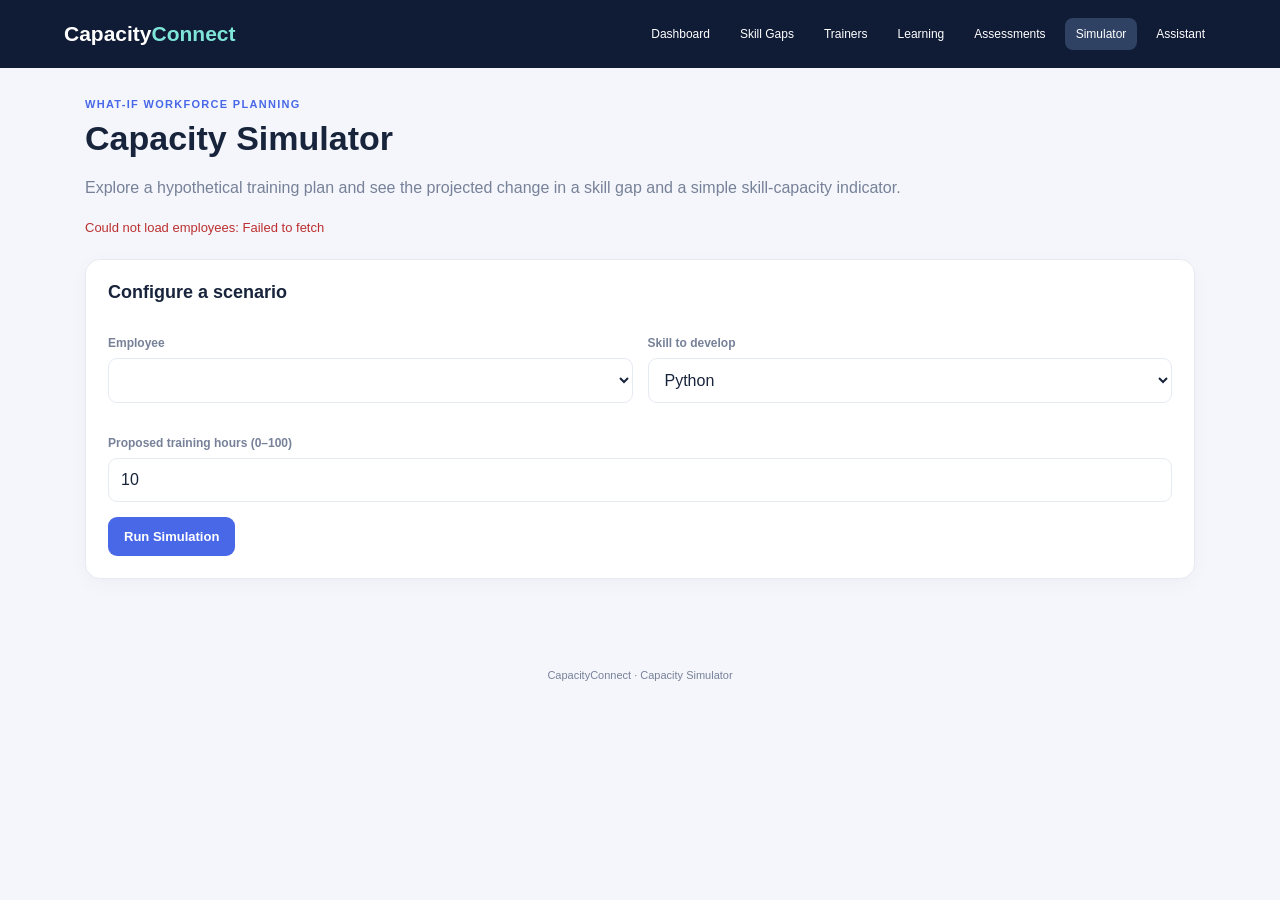
<file: frontend/simulator.html>
<!DOCTYPE html>
<html lang="en">
<head>
<meta charset="UTF-8">
<meta name="viewport" content="width=device-width,initial-scale=1">
<title>CapacityConnect | Capacity Simulator</title>
<link rel="stylesheet" href="portal.css">
</head>
<body>
<header>
  <div class="brand">Capacity<span>Connect</span></div>
  <nav>
    <a href="index.html">Dashboard</a>
    <a href="skill-gap.html">Skill Gaps</a>
    <a href="trainers.html">Trainers</a>
    <a href="learning.html">Learning</a>
    <a href="assessments.html">Assessments</a>
    <a class="active" href="simulator.html">Simulator</a>
    <a href="assistant.html">Assistant</a>
  </nav>
</header>
<main>
  <div class="eyebrow">What-if workforce planning</div>
  <h1>Capacity Simulator</h1>
  <p class="subtitle">Explore a hypothetical training plan and see the projected change in a skill gap and a simple skill-capacity indicator.</p>
  <div id="status" class="status">Loading employees...</div>

  <section class="panel">
    <h2>Configure a scenario</h2>
    <form id="simForm">
      <div class="grid two">
        <div class="field">
          <label for="employee">Employee</label>
          <select id="employee" required></select>
        </div>
        <div class="field">
          <label for="skill">Skill to develop</label>
          <select id="skill" required>
            <option>Python</option>
            <option>SQL</option>
            <option>Machine Learning</option>
            <option>Cloud Computing</option>
          </select>
        </div>
      </div>
      <div class="field">
        <label for="hours">Proposed training hours (0–100)</label>
        <input id="hours" type="number" min="0" max="100" step="1" value="10" required>
      </div>
      <button id="runBtn" type="submit">Run Simulation</button>
    </form>
  </section>

  <div id="results" hidden>
    <div class="grid">
      <div class="card">
        <div class="metric-label">CURRENT SKILL LEVEL</div>
        <div id="current" class="metric-value">—</div>
        <div class="muted">Out of 5</div>
      </div>
      <div class="card">
        <div class="metric-label">PROJECTED SKILL LEVEL</div>
        <div id="projected" class="metric-value">—</div>
        <div class="muted">Illustrative estimate</div>
      </div>
      <div class="card">
        <div class="metric-label">PROJECTED SKILL GAP</div>
        <div id="gap" class="metric-value">—</div>
        <div class="muted">Levels below the role target</div>
      </div>
    </div>
    <section class="panel">
      <h2>Capacity comparison</h2>
      <p id="person" class="muted"></p>
      <p>Current skill-capacity indicator</p>
      <div class="bar"><div id="currentBar"></div></div>
      <p id="currentText" class="muted"></p>
      <p>Projected skill-capacity indicator</p>
      <div class="bar"><div id="projectedBar"></div></div>
      <p id="projectedText" class="muted"></p>
      <p id="assumption" class="muted"></p>
    </section>
  </div>
</main>
<footer>CapacityConnect · Capacity Simulator</footer>
<script>
const API = "http://127.0.0.1:8000";
const $ = id => document.getElementById(id);

function esc(v) {
  return String(v ?? "").replace(/[&<>"']/g, c =>
    ({"&":"&amp;","<":"&lt;",">":"&gt;",'"':"&quot;","'":"&#39;"})[c]
  );
}
function message(text, type="") {
  $("status").className = "status " + type;
  $("status").textContent = text;
}
async function api(path, options={}) {
  const res = await fetch(API + path, {
    ...options,
    headers: {"Content-Type":"application/json", ...(options.headers || {})}
  });
  const data = await res.json();
  if (!res.ok) throw new Error(data.detail || "Request failed");
  return data;
}

async function loadEmployees() {
  const data = await api("/api/skills/");
  $("employee").innerHTML = (data.employees || []).map(e =>
    `<option value="${e.id}">${esc(e.name)} — ${esc(e.role)}</option>`
  ).join("");
}

$("simForm").addEventListener("submit", async event => {
  event.preventDefault();
  $("runBtn").disabled = true;
  message("Calculating scenario...");
  try {
    const data = await api("/api/intelligence/simulate", {
      method:"POST",
      body:JSON.stringify({
        employee_id:Number($("employee").value),
        skill:$("skill").value,
        training_hours:Number($("hours").value)
      })
    });

    $("results").hidden = false;
    $("current").textContent = data.current_level + "/5";
    $("projected").textContent = data.projected_level + "/5";
    $("gap").textContent = data.projected_gap;
    $("person").textContent =
      `${data.employee_name} · ${data.role} · ${data.skill}`;
    $("currentBar").style.width = data.current_capacity_score + "%";
    $("projectedBar").style.width = data.projected_capacity_score + "%";
    $("currentText").textContent =
      `Current indicator: ${data.current_capacity_score}%`;
    $("projectedText").textContent =
      `Projected indicator: ${data.projected_capacity_score}%`;
    $("assumption").textContent = data.assumption;
    message("Simulation complete. Actual employee data was not changed.", "success");
  } catch(e) {
    message("Simulation failed: " + e.message, "error");
  } finally {
    $("runBtn").disabled = false;
  }
});

loadEmployees().then(() => message("Ready to simulate training scenarios.", "success"))
  .catch(e => message("Could not load employees: " + e.message, "error"));
</script>
</body>
</html>
</file>
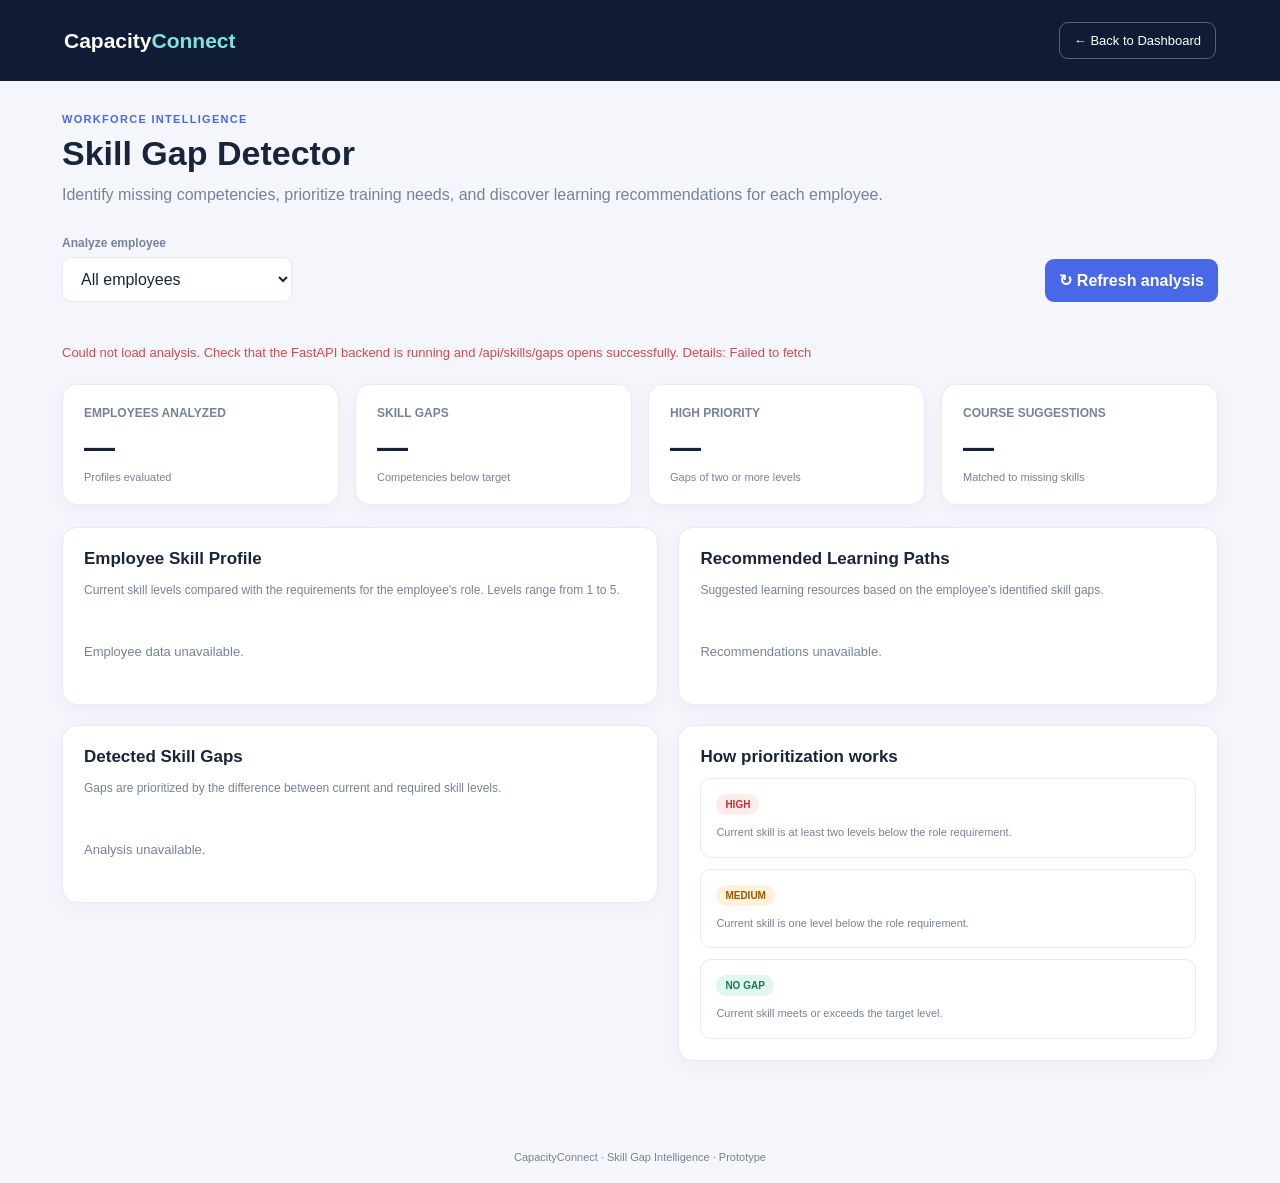
<file: frontend/skill-gap.html>
<!DOCTYPE html>
<html lang="en">
<head>
<meta charset="UTF-8">
<meta name="viewport" content="width=device-width, initial-scale=1.0">
<title>CapacityConnect | Skill Gap Intelligence</title>

<style>
:root {
    --navy: #101b35;
    --blue: #4968e8;
    --teal: #0e9f91;
    --bg: #f4f6fb;
    --text: #18243b;
    --muted: #778198;
    --border: #e6eaf2;
    --red: #d84949;
    --orange: #b76b10;
}

* { box-sizing: border-box; }

body {
    margin: 0;
    font-family: Inter, "Segoe UI", Arial, sans-serif;
    color: var(--text);
    background: var(--bg);
}

header {
    background: var(--navy);
    color: white;
    padding: 22px 5%;
    display: flex;
    justify-content: space-between;
    align-items: center;
    gap: 16px;
    flex-wrap: wrap;
}

.brand {
    font-size: 21px;
    font-weight: 800;
}

.brand span { color: #7ee5d8; }

header a {
    color: white;
    text-decoration: none;
    border: 1px solid #56627b;
    padding: 10px 14px;
    border-radius: 9px;
    font-size: 13px;
}

main {
    max-width: 1200px;
    margin: auto;
    padding: 32px 22px 50px;
}

.eyebrow {
    color: var(--blue);
    text-transform: uppercase;
    font-weight: 800;
    letter-spacing: 1.3px;
    font-size: 11px;
}

h1 {
    margin: 9px 0;
    font-size: clamp(25px, 4vw, 34px);
}

.subtitle {
    color: var(--muted);
    line-height: 1.6;
    margin-top: 8px;
}

.topbar {
    display: flex;
    justify-content: space-between;
    align-items: end;
    gap: 18px;
    flex-wrap: wrap;
    margin: 28px 0 20px;
}

label {
    display: block;
    font-size: 12px;
    color: var(--muted);
    margin-bottom: 7px;
    font-weight: 700;
}

select, button {
    border: 1px solid var(--border);
    border-radius: 9px;
    padding: 12px 14px;
    font: inherit;
    background: white;
    color: var(--text);
}

select { min-width: 230px; }

button {
    background: var(--blue);
    color: white;
    border: 0;
    cursor: pointer;
    font-weight: 700;
}

button:hover { opacity: .9; }

.metrics {
    display: grid;
    grid-template-columns: repeat(4, minmax(0, 1fr));
    gap: 16px;
    margin-bottom: 22px;
}

.metric, .panel {
    background: white;
    border: 1px solid var(--border);
    border-radius: 15px;
    padding: 21px;
    box-shadow: 0 5px 20px rgba(24, 36, 59, .035);
}

.metric-label {
    font-size: 12px;
    color: var(--muted);
    font-weight: 600;
}

.metric-value {
    font-size: 31px;
    font-weight: 800;
    margin: 10px 0 5px;
}

.metric-note {
    font-size: 11px;
    color: var(--muted);
}

.layout {
    display: grid;
    grid-template-columns: 1.05fr .95fr;
    gap: 20px;
    align-items: start;
}

.panel { margin-bottom: 20px; }

.panel h2 {
    font-size: 17px;
    margin: 0 0 7px;
}

.panel-desc {
    font-size: 12px;
    color: var(--muted);
    margin-bottom: 21px;
    line-height: 1.6;
}

.employee-heading {
    display: flex;
    justify-content: space-between;
    gap: 10px;
    align-items: center;
    margin-bottom: 18px;
}

.employee-name {
    font-size: 19px;
    font-weight: 800;
}

.role {
    font-size: 12px;
    color: var(--muted);
    margin-top: 5px;
}

.skill-row { margin: 21px 0; }

.skill-meta {
    display: flex;
    justify-content: space-between;
    gap: 10px;
    font-size: 12px;
    margin-bottom: 9px;
}

.skill-meta span:last-child { color: var(--muted); }

.track {
    background: #edf0f7;
    border-radius: 20px;
    height: 9px;
    overflow: hidden;
}

.fill {
    height: 100%;
    border-radius: 20px;
    background: var(--teal);
}

.fill.gap { background: #e8a44b; }

.pill {
    display: inline-block;
    border-radius: 20px;
    padding: 5px 9px;
    font-size: 10px;
    font-weight: 800;
    white-space: nowrap;
}

.high { background: #ffebeb; color: #bc3030; }
.medium { background: #fff2db; color: #975800; }
.low { background: #e1f7ee; color: #147a55; }

.gap-item {
    border: 1px solid var(--border);
    padding: 15px;
    border-radius: 11px;
    margin-top: 11px;
}

.gap-top {
    display: flex;
    justify-content: space-between;
    gap: 12px;
    align-items: center;
}

.gap-name { font-weight: 800; font-size: 13px; }

.gap-detail {
    color: var(--muted);
    font-size: 11px;
    margin-top: 9px;
    line-height: 1.6;
}

.course {
    padding: 15px 0;
    border-bottom: 1px solid var(--border);
}

.course:last-child { border-bottom: 0; }

.course-title {
    font-size: 13px;
    font-weight: 800;
    line-height: 1.5;
}

.course-meta {
    color: var(--muted);
    font-size: 11px;
    margin-top: 5px;
}

.course-reason {
    font-size: 12px;
    line-height: 1.6;
    margin-top: 9px;
}

.empty, .status {
    color: var(--muted);
    font-size: 13px;
    padding: 20px 0;
    line-height: 1.7;
}

.error { color: var(--red); }

footer {
    text-align: center;
    color: var(--muted);
    font-size: 11px;
    padding: 20px;
}

@media (max-width: 850px) {
    .metrics { grid-template-columns: repeat(2, minmax(0, 1fr)); }
    .layout { grid-template-columns: 1fr; }
}

@media (max-width: 450px) {
    main { padding: 23px 14px; }
    .metric, .panel { padding: 16px; }
    select { width: 100%; min-width: 0; }
    .metric-value { font-size: 25px; }
}
</style>
</head>

<body>

<header>
    <div class="brand">Capacity<span>Connect</span></div>
    <a href="index.html">← Back to Dashboard</a>
</header>

<main>
    <div class="eyebrow">Workforce Intelligence</div>
    <h1>Skill Gap Detector</h1>
    <p class="subtitle">
        Identify missing competencies, prioritize training needs,
        and discover learning recommendations for each employee.
    </p>

    <div class="topbar">
        <div>
            <label for="employeeSelect">Analyze employee</label>
            <select id="employeeSelect">
                <option value="all">All employees</option>
            </select>
        </div>
        <button id="refreshButton" type="button">↻ Refresh analysis</button>
    </div>

    <div id="status" class="status">Loading skill-gap analysis...</div>

    <section class="metrics">
        <div class="metric">
            <div class="metric-label">EMPLOYEES ANALYZED</div>
            <div class="metric-value" id="employeeCount">—</div>
            <div class="metric-note">Profiles evaluated</div>
        </div>
        <div class="metric">
            <div class="metric-label">SKILL GAPS</div>
            <div class="metric-value" id="gapCount">—</div>
            <div class="metric-note">Competencies below target</div>
        </div>
        <div class="metric">
            <div class="metric-label">HIGH PRIORITY</div>
            <div class="metric-value" id="highCount">—</div>
            <div class="metric-note">Gaps of two or more levels</div>
        </div>
        <div class="metric">
            <div class="metric-label">COURSE SUGGESTIONS</div>
            <div class="metric-value" id="courseCount">—</div>
            <div class="metric-note">Matched to missing skills</div>
        </div>
    </section>

    <div class="layout">
        <div>
            <section class="panel">
                <h2>Employee Skill Profile</h2>
                <p class="panel-desc">
                    Current skill levels compared with the requirements
                    for the employee's role. Levels range from 1 to 5.
                </p>
                <div id="employeeProfile" class="empty">
                    Waiting for employee data...
                </div>
            </section>

            <section class="panel">
                <h2>Detected Skill Gaps</h2>
                <p class="panel-desc">
                    Gaps are prioritized by the difference between
                    current and required skill levels.
                </p>
                <div id="gapResults" class="empty">
                    Waiting for analysis...
                </div>
            </section>
        </div>

        <div>
            <section class="panel">
                <h2>Recommended Learning Paths</h2>
                <p class="panel-desc">
                    Suggested learning resources based on the employee's
                    identified skill gaps.
                </p>
                <div id="courseResults" class="empty">
                    Waiting for recommendations...
                </div>
            </section>

            <section class="panel">
                <h2>How prioritization works</h2>
                <div class="gap-item">
                    <span class="pill high">HIGH</span>
                    <div class="gap-detail">
                        Current skill is at least two levels below
                        the role requirement.
                    </div>
                </div>
                <div class="gap-item">
                    <span class="pill medium">MEDIUM</span>
                    <div class="gap-detail">
                        Current skill is one level below
                        the role requirement.
                    </div>
                </div>
                <div class="gap-item">
                    <span class="pill low">NO GAP</span>
                    <div class="gap-detail">
                        Current skill meets or exceeds the target level.
                    </div>
                </div>
            </section>
        </div>
    </div>
</main>

<footer>
    CapacityConnect · Skill Gap Intelligence · Prototype
</footer>

<script>
const API_URL = "http://127.0.0.1:8000/api/skills/gaps";

let analysisData = null;

const $ = (id) => document.getElementById(id);

function escapeHTML(value) {
    return String(value ?? "").replace(/[&<>"']/g, (char) => ({
        "&": "&amp;",
        "<": "&lt;",
        ">": "&gt;",
        '"': "&quot;",
        "'": "&#39;"
    })[char]);
}

function severityClass(severity) {
    if (severity === "High") return "high";
    if (severity === "Medium") return "medium";
    return "low";
}

function showStatus(message, isError = false) {
    $("status").textContent = message;
    $("status").className = isError ? "status error" : "status";
}

async function loadAnalysis() {
    showStatus("Loading skill-gap analysis...");
    $("refreshButton").disabled = true;

    try {
        const response = await fetch(API_URL);

        if (!response.ok) {
            throw new Error("API returned status " + response.status);
        }

        analysisData = await response.json();

        if (!analysisData.employees) {
            throw new Error("The API response has no employee data.");
        }

        const select = $("employeeSelect");
        const previousValue = select.value;

        select.innerHTML =
            '<option value="all">All employees</option>' +
            analysisData.employees.map((employee) =>
                `<option value="${employee.employee_id}">
                    ${escapeHTML(employee.employee_name)}
                </option>`
            ).join("");

        if ([...select.options].some(
            option => option.value === previousValue
        )) {
            select.value = previousValue;
        }

        renderAnalysis();
        showStatus("Analysis loaded successfully from the backend.");
    } catch (error) {
        console.error("Skill-gap API error:", error);
        showStatus(
            "Could not load analysis. Check that the FastAPI backend " +
            "is running and /api/skills/gaps opens successfully. " +
            "Details: " + error.message,
            true
        );

        $("employeeProfile").textContent = "Employee data unavailable.";
        $("gapResults").textContent = "Analysis unavailable.";
        $("courseResults").textContent = "Recommendations unavailable.";
    } finally {
        $("refreshButton").disabled = false;
    }
}

function renderAnalysis() {
    if (!analysisData) return;

    const selectedId = $("employeeSelect").value;
    const allEmployees = analysisData.employees;

    const visibleEmployees = selectedId === "all"
        ? allEmployees
        : allEmployees.filter(
            employee => String(employee.employee_id) === selectedId
        );

    const allGaps = visibleEmployees.flatMap(
        employee => employee.gaps
    );

    const allCourses = visibleEmployees.flatMap(
        employee => employee.recommendations.map(course => ({
            ...course,
            employee_name: employee.employee_name
        }))
    );

    $("employeeCount").textContent = visibleEmployees.length;
    $("gapCount").textContent = allGaps.length;
    $("highCount").textContent = allGaps.filter(
        gap => gap.severity === "High"
    ).length;
    $("courseCount").textContent = allCourses.length;

    renderProfiles(visibleEmployees);
    renderGaps(visibleEmployees);
    renderCourses(allCourses, selectedId === "all");
}

function renderProfiles(employees) {
    if (!employees.length) {
        $("employeeProfile").textContent = "No employee found.";
        return;
    }

    $("employeeProfile").innerHTML = employees.map(employee => {
        const skills = Object.entries(employee.skills);
        const required = employee.required_skills;

        return `
            <div style="margin-bottom:25px">
                <div class="employee-heading">
                    <div>
                        <div class="employee-name">
                            ${escapeHTML(employee.employee_name)}
                        </div>
                        <div class="role">${escapeHTML(employee.role)}</div>
                    </div>
                    <span class="pill ${
                        employee.high_priority_gaps ? "high" : "low"
                    }">
                        ${employee.high_priority_gaps
                            ? employee.high_priority_gaps + " HIGH"
                            : "ON TRACK"}
                    </span>
                </div>

                ${skills.map(([skill, level]) => {
                    const target = required[skill] ?? 0;
                    const gap = Math.max(target - level, 0);

                    return `
                        <div class="skill-row">
                            <div class="skill-meta">
                                <span>${escapeHTML(skill)}</span>
                                <span>${level}/5 current · ${target}/5 target</span>
                            </div>
                            <div class="track">
                                <div class="fill ${
                                    gap > 0 ? "gap" : ""
                                }" style="width:${Math.min(level * 20, 100)}%">
                                </div>
                            </div>
                        </div>
                    `;
                }).join("")}
            </div>
        `;
    }).join("");
}

function renderGaps(employees) {
    const items = employees.flatMap(employee =>
        employee.gaps.map(gap => ({
            ...gap,
            employee_name: employee.employee_name
        }))
    );

    if (!items.length) {
        $("gapResults").innerHTML =
            '<div class="empty">No skill gaps detected for this selection.</div>';
        return;
    }

    $("gapResults").innerHTML = items.map(gap => `
        <div class="gap-item">
            <div class="gap-top">
                <div class="gap-name">${escapeHTML(gap.skill)}</div>
                <span class="pill ${severityClass(gap.severity)}">
                    ${escapeHTML(gap.severity)} PRIORITY
                </span>
            </div>
            ${$("employeeSelect").value === "all"
                ? `<div class="gap-detail">Employee: ${escapeHTML(gap.employee_name)}</div>`
                : ""}
            <div class="gap-detail">
                Current level: ${gap.current_level}/5 ·
                Required: ${gap.required_level}/5 ·
                Gap: ${gap.gap} level(s)
            </div>
        </div>
    `).join("");
}

function renderCourses(courses, showEmployeeName) {
    if (!courses.length) {
        $("courseResults").innerHTML =
            '<div class="empty">No course recommendations needed for this selection.</div>';
        return;
    }

    $("courseResults").innerHTML = courses.map(course => `
        <div class="course">
            <div class="gap-top">
                <div class="course-title">${escapeHTML(course.title)}</div>
                <span class="pill ${severityClass(course.severity)}">
                    ${escapeHTML(course.severity)}
                </span>
            </div>
            <div class="course-meta">
                ${escapeHTML(course.provider)} ·
                ${escapeHTML(course.duration)} ·
                ${escapeHTML(course.level)}
            </div>
            ${showEmployeeName
                ? `<div class="course-meta">Suggested for: ${escapeHTML(course.employee_name)}</div>`
                : ""}
            <div class="course-reason">${escapeHTML(course.reason)}</div>
            <div class="course-meta">
                Skill focus: ${escapeHTML(course.skill)}
            </div>
        </div>
    `).join("");
}

$("employeeSelect").addEventListener("change", renderAnalysis);
$("refreshButton").addEventListener("click", loadAnalysis);

loadAnalysis();
</script>

</body>
</html>
</file>
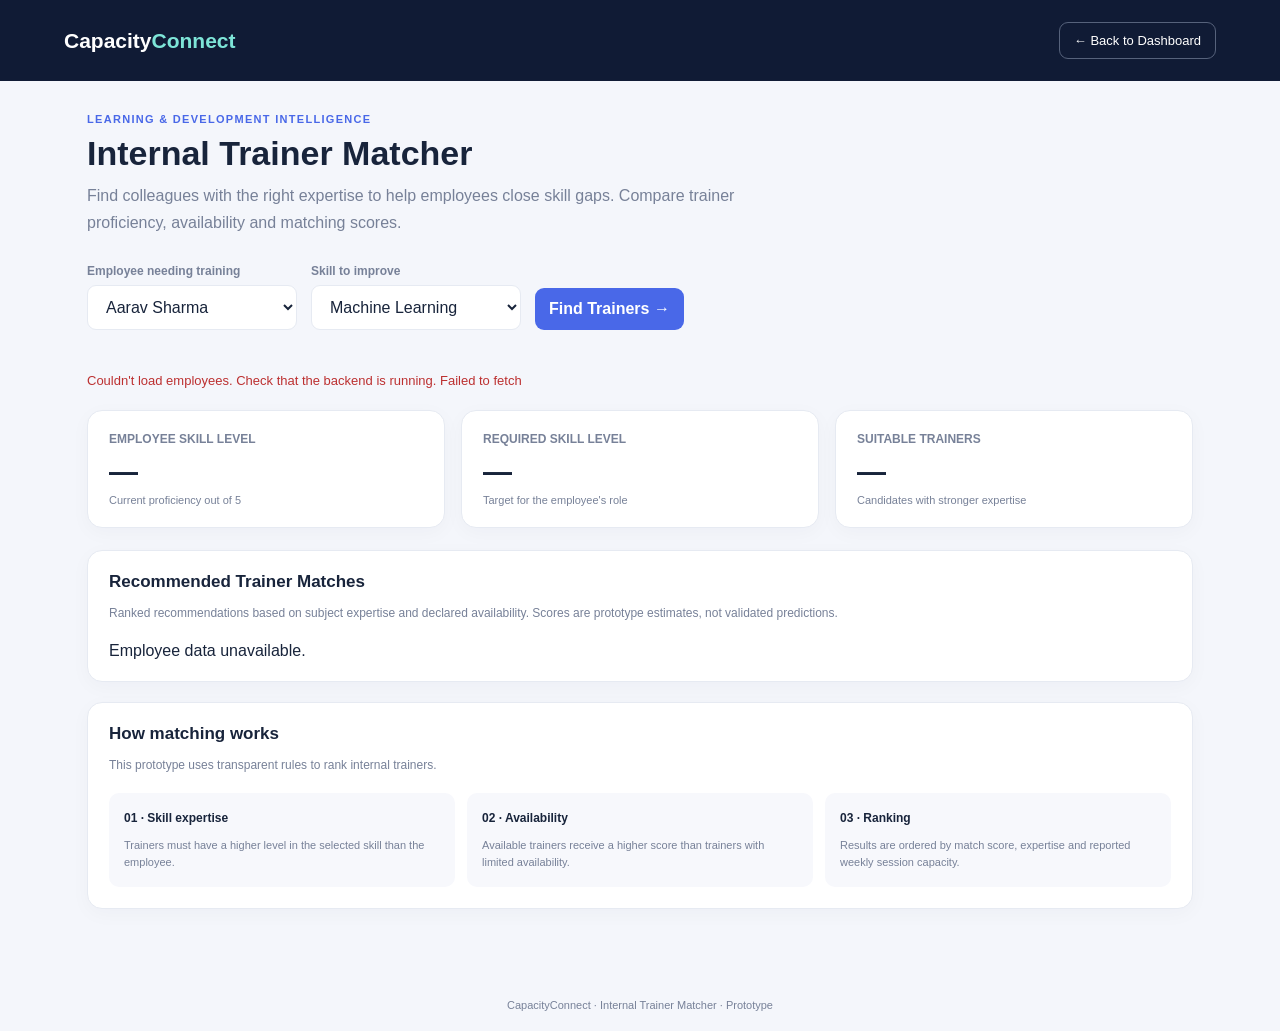
<file: frontend/trainers.html>
<!DOCTYPE html>
<html lang="en">
<head>
<meta charset="UTF-8">
<meta name="viewport" content="width=device-width, initial-scale=1.0">
<title>CapacityConnect | Trainer Matcher</title>
<style>
:root {
  --navy:#101b35; --blue:#4968e8; --teal:#0e9f91;
  --bg:#f4f6fb; --text:#18243b; --muted:#778198;
  --border:#e6eaf2; --purple:#7652c7;
}
* { box-sizing:border-box; }
body { margin:0; font-family:Inter,"Segoe UI",Arial,sans-serif; background:var(--bg); color:var(--text); }
header { background:var(--navy); color:white; padding:22px 5%; display:flex; justify-content:space-between; align-items:center; gap:16px; flex-wrap:wrap; }
.brand { font-size:21px; font-weight:800; }
.brand span { color:#7ee5d8; }
header a { color:white; text-decoration:none; border:1px solid #56627b; padding:10px 14px; border-radius:9px; font-size:13px; }
main { max-width:1150px; margin:auto; padding:32px 22px 50px; }
.eyebrow { color:var(--blue); text-transform:uppercase; font-weight:800; letter-spacing:1.3px; font-size:11px; }
h1 { margin:9px 0; font-size:clamp(25px,4vw,34px); }
.subtitle { color:var(--muted); line-height:1.7; margin-top:8px; max-width:720px; }
.controls { display:flex; flex-wrap:wrap; align-items:end; gap:14px; margin:28px 0 22px; }
label { display:block; color:var(--muted); font-size:12px; font-weight:700; margin-bottom:7px; }
select,button { padding:12px 14px; border:1px solid var(--border); border-radius:9px; background:white; font:inherit; color:var(--text); }
select { min-width:210px; }
button { background:var(--blue); color:white; border:0; font-weight:700; cursor:pointer; }
button:disabled { opacity:.55; cursor:wait; }
.metrics { display:grid; grid-template-columns:repeat(3,minmax(0,1fr)); gap:16px; margin-bottom:22px; }
.metric,.panel,.trainer { background:white; border:1px solid var(--border); border-radius:15px; padding:21px; box-shadow:0 5px 20px #18243b08; }
.metric-label { color:var(--muted); font-size:12px; font-weight:600; }
.metric-value { font-size:29px; font-weight:800; margin:10px 0 5px; }
.metric-note { color:var(--muted); font-size:11px; }
.panel { margin-bottom:20px; }
.panel h2 { font-size:17px; margin:0 0 7px; }
.panel-desc { color:var(--muted); font-size:12px; line-height:1.6; margin-bottom:18px; }
.trainer-list { display:grid; grid-template-columns:repeat(2,minmax(0,1fr)); gap:17px; }
.trainer { padding:20px; }
.trainer-top { display:flex; justify-content:space-between; align-items:start; gap:12px; }
.avatar { width:45px; height:45px; display:flex; align-items:center; justify-content:center; border-radius:13px; background:#e8edff; color:#3457c5; font-weight:800; font-size:15px; flex-shrink:0; }
.person { display:flex; gap:12px; align-items:center; }
.name { font-weight:800; font-size:15px; }
.role { color:var(--muted); font-size:11px; margin-top:5px; }
.pill { display:inline-block; border-radius:20px; padding:5px 9px; font-size:10px; font-weight:800; white-space:nowrap; }
.available { background:#dff7eb; color:#147a55; }
.limited { background:#fff0d8; color:#975800; }
.score-area { margin:22px 0 17px; }
.score-line { display:flex; justify-content:space-between; align-items:center; gap:10px; margin-bottom:9px; }
.score { color:var(--blue); font-weight:800; font-size:22px; }
.track { background:#edf0f7; height:8px; border-radius:20px; overflow:hidden; }
.fill { height:100%; border-radius:20px; background:linear-gradient(90deg,#4968e8,#0e9f91); }
.details { display:grid; grid-template-columns:repeat(2,minmax(0,1fr)); gap:10px; }
.detail { background:#f7f8fc; border-radius:9px; padding:11px; }
.detail-label { font-size:10px; color:var(--muted); }
.detail-value { font-size:13px; font-weight:800; margin-top:5px; }
.match-skill { margin-top:16px; color:var(--muted); font-size:11px; line-height:1.6; }
.empty,.status { color:var(--muted); font-size:13px; line-height:1.7; padding:18px 0; }
.error { color:#bc3030; }
.explain { display:grid; grid-template-columns:repeat(3,minmax(0,1fr)); gap:12px; }
.explain-item { background:#f7f8fc; padding:15px; border-radius:10px; }
.explain-item strong { font-size:12px; }
.explain-item p { color:var(--muted); font-size:11px; line-height:1.6; margin-bottom:0; }
footer { text-align:center; color:var(--muted); font-size:11px; padding:20px; }
@media(max-width:750px) { .trainer-list { grid-template-columns:1fr; } .metrics { grid-template-columns:1fr; } .explain { grid-template-columns:1fr; } }
@media(max-width:450px) { main { padding:24px 14px; } .metric,.panel,.trainer { padding:16px; } select { width:100%; } }
</style>
</head>
<body>
<header>
  <div class="brand">Capacity<span>Connect</span></div>
  <a href="index.html">← Back to Dashboard</a>
</header>
<main>
  <div class="eyebrow">Learning & Development Intelligence</div>
  <h1>Internal Trainer Matcher</h1>
  <p class="subtitle">Find colleagues with the right expertise to help employees close skill gaps. Compare trainer proficiency, availability and matching scores.</p>

  <div class="controls">
    <div>
      <label for="employee">Employee needing training</label>
      <select id="employee"><option value="1">Aarav Sharma</option></select>
    </div>
    <div>
      <label for="skill">Skill to improve</label>
      <select id="skill">
        <option value="Machine Learning">Machine Learning</option>
        <option value="Python">Python</option>
        <option value="SQL">SQL</option>
        <option value="Cloud Computing">Cloud Computing</option>
      </select>
    </div>
    <button id="findBtn" type="button">Find Trainers →</button>
  </div>

  <div id="status" class="status">Loading employees...</div>

  <section class="metrics">
    <div class="metric">
      <div class="metric-label">EMPLOYEE SKILL LEVEL</div>
      <div class="metric-value" id="currentLevel">—</div>
      <div class="metric-note">Current proficiency out of 5</div>
    </div>
    <div class="metric">
      <div class="metric-label">REQUIRED SKILL LEVEL</div>
      <div class="metric-value" id="requiredLevel">—</div>
      <div class="metric-note">Target for the employee's role</div>
    </div>
    <div class="metric">
      <div class="metric-label">SUITABLE TRAINERS</div>
      <div class="metric-value" id="trainerCount">—</div>
      <div class="metric-note">Candidates with stronger expertise</div>
    </div>
  </section>

  <section class="panel">
    <h2>Recommended Trainer Matches</h2>
    <p class="panel-desc">Ranked recommendations based on subject expertise and declared availability. Scores are prototype estimates, not validated predictions.</p>
    <div id="results" class="trainer-list">
      <div class="empty">Select an employee and skill to begin.</div>
    </div>
  </section>

  <section class="panel">
    <h2>How matching works</h2>
    <p class="panel-desc">This prototype uses transparent rules to rank internal trainers.</p>
    <div class="explain">
      <div class="explain-item">
        <strong>01 · Skill expertise</strong>
        <p>Trainers must have a higher level in the selected skill than the employee.</p>
      </div>
      <div class="explain-item">
        <strong>02 · Availability</strong>
        <p>Available trainers receive a higher score than trainers with limited availability.</p>
      </div>
      <div class="explain-item">
        <strong>03 · Ranking</strong>
        <p>Results are ordered by match score, expertise and reported weekly session capacity.</p>
      </div>
    </div>
  </section>
</main>
<footer>CapacityConnect · Internal Trainer Matcher · Prototype</footer>

<script>
const BASE = "http://127.0.0.1:8000/api/skills";
const $ = id => document.getElementById(id);

function escapeHTML(value) {
  return String(value ?? "").replace(/[&<>"']/g, ch => ({
    "&":"&amp;", "<":"&lt;", ">":"&gt;", '"':"&quot;", "'":"&#39;"
  })[ch]);
}

function status(message, isError=false) {
  $("status").textContent = message;
  $("status").className = isError ? "status error" : "status";
}

async function getJSON(url) {
  const response = await fetch(url);
  if (!response.ok) throw new Error("Request failed: HTTP " + response.status);
  return response.json();
}

async function loadEmployees() {
  try {
    const data = await getJSON(BASE + "/");
    const select = $("employee");
    select.innerHTML = data.employees.map(person =>
      `<option value="${person.id}">${escapeHTML(person.name)} — ${escapeHTML(person.role)}</option>`
    ).join("");

    // Choose the first employee with a Machine Learning gap, if present.
    const suggested = data.employees.find(person =>
      (person.skills["Machine Learning"] ?? 0) < 3
    );
    if (suggested) select.value = String(suggested.id);

    await findTrainers();
  } catch (err) {
    console.error(err);
    status("Couldn't load employees. Check that the backend is running. " + err.message, true);
    $("results").textContent = "Employee data unavailable.";
  }
}

function initials(name) {
  return String(name).split(/\s+/).slice(0,2).map(part => part[0] || "").join("").toUpperCase();
}

async function findTrainers() {
  const id = $("employee").value;
  const skill = $("skill").value;
  if (!id) return;

  $("findBtn").disabled = true;
  status("Finding suitable trainers...");
  $("results").innerHTML = '<div class="empty">Searching trainer profiles...</div>';

  try {
    const url = `${BASE}/${encodeURIComponent(id)}/trainers?skill=${encodeURIComponent(skill)}`;
    const data = await getJSON(url);

    if (data.error) throw new Error(data.error);

    $("currentLevel").textContent = `${data.current_level ?? "—"}/5`;
    $("requiredLevel").textContent = `${data.required_level ?? "—"}/5`;
    $("trainerCount").textContent = data.matches?.length ?? 0;

    if (!data.matches || data.matches.length === 0) {
      $("results").innerHTML = `
        <div class="empty">
          ${escapeHTML(data.message || "No suitable trainers found for this skill. Try another employee or skill.")}
        </div>`;
      status("Analysis complete. No suitable trainer matches found.");
      return;
    }

    $("results").innerHTML = data.matches.map((trainer, index) => `
      <article class="trainer">
        <div class="trainer-top">
          <div class="person">
            <div class="avatar">${escapeHTML(initials(trainer.name))}</div>
            <div>
              <div class="name">${escapeHTML(trainer.name)}</div>
              <div class="role">${escapeHTML(trainer.role)}</div>
            </div>
          </div>
          <span class="pill ${trainer.availability === "Available" ? "available" : "limited"}">
            ${escapeHTML(trainer.availability)}
          </span>
        </div>

        <div class="score-area">
          <div class="score-line">
            <span style="font-size:12px;font-weight:700">Match score</span>
            <span class="score">${escapeHTML(trainer.match_score)}%</span>
          </div>
          <div class="track">
            <div class="fill" style="width:${Math.max(0, Math.min(100, Number(trainer.match_score) || 0))}%"></div>
          </div>
        </div>

        <div class="details">
          <div class="detail">
            <div class="detail-label">SKILL EXPERTISE</div>
            <div class="detail-value">${escapeHTML(trainer.trainer_level)}/5</div>
          </div>
          <div class="detail">
            <div class="detail-label">WEEKLY CAPACITY</div>
            <div class="detail-value">${escapeHTML(trainer.sessions_per_week)} sessions</div>
          </div>
        </div>

        <div class="match-skill">
          Focus: ${escapeHTML(trainer.skill)} · Employee level: ${escapeHTML(trainer.employee_level)}/5 · Target: ${escapeHTML(trainer.required_level)}/5
        </div>
      </article>
    `).join("");

    status(`Found ${data.matches.length} suitable trainer match(es) for ${skill}.`);
  } catch (err) {
    console.error(err);
    $("results").innerHTML = '<div class="empty">Could not load trainer matches. Please check the backend and try again.</div>';
    status("Trainer matching failed: " + err.message, true);
  } finally {
    $("findBtn").disabled = false;
  }
}

$("findBtn").addEventListener("click", findTrainers);
$("employee").addEventListener("change", findTrainers);
$("skill").addEventListener("change", findTrainers);

loadEmployees();
</script>
</body>
</html>
</file>
<file: frontend/portal.css>
:root {
  --navy: #101b35;
  --blue: #4968e8;
  --teal: #0e9f91;
  --bg: #f4f6fb;
  --text: #18243b;
  --muted: #778198;
  --border: #e6eaf2;
}
* { box-sizing: border-box; }
body {
  margin: 0;
  font-family: Inter, "Segoe UI", Arial, sans-serif;
  background: var(--bg);
  color: var(--text);
}
header {
  background: var(--navy);
  color: white;
  padding: 18px 5%;
  display: flex;
  align-items: center;
  justify-content: space-between;
  flex-wrap: wrap;
  gap: 15px;
}
.brand { font-size: 21px; font-weight: 800; }
.brand span { color: #7ee5d8; }
nav { display: flex; flex-wrap: wrap; gap: 8px; }
nav a {
  color: white;
  text-decoration: none;
  font-size: 12px;
  padding: 9px 11px;
  border-radius: 8px;
}
nav a:hover, nav a.active { background: #304264; }
main { max-width: 1150px; margin: auto; padding: 30px 20px 50px; }
.eyebrow {
  color: var(--blue);
  font-size: 11px;
  font-weight: 800;
  letter-spacing: 1.3px;
  text-transform: uppercase;
}
h1 { font-size: clamp(25px, 4vw, 34px); margin: 9px 0; }
h2 { font-size: 18px; margin-top: 0; }
.subtitle { color: var(--muted); line-height: 1.7; }
.panel, .card {
  background: white;
  border: 1px solid var(--border);
  border-radius: 15px;
  padding: 22px;
  margin: 20px 0;
  box-shadow: 0 5px 20px #18243b08;
}
.grid {
  display: grid;
  grid-template-columns: repeat(3, minmax(0, 1fr));
  gap: 15px;
}
.grid.two { grid-template-columns: repeat(2, minmax(0, 1fr)); }
.metric-label, label {
  color: var(--muted);
  font-size: 12px;
  font-weight: 700;
}
.metric-value { font-size: 27px; font-weight: 800; margin: 10px 0; }
input, select, textarea {
  display: block;
  width: 100%;
  margin-top: 7px;
  padding: 12px;
  border: 1px solid var(--border);
  border-radius: 9px;
  font: inherit;
  background: white;
  color: var(--text);
}
.field { margin: 15px 0; }
button, .button {
  display: inline-block;
  padding: 12px 16px;
  background: var(--blue);
  color: white;
  border: 0;
  border-radius: 9px;
  font: inherit;
  font-size: 13px;
  font-weight: 700;
  cursor: pointer;
  text-decoration: none;
}
button:hover, .button:hover { filter: brightness(.94); }
button:disabled { opacity: .6; cursor: wait; }
.muted { color: var(--muted); font-size: 12px; line-height: 1.7; }
.status { margin: 15px 0; font-size: 13px; line-height: 1.7; }
.error { color: #bc3030; }
.success { color: #147a55; }
.badge {
  display: inline-block;
  background: #e6f7f2;
  color: #147a55;
  padding: 5px 9px;
  border-radius: 20px;
  font-size: 10px;
  font-weight: 800;
}
.bar {
  height: 9px;
  background: #edf0f7;
  border-radius: 10px;
  overflow: hidden;
  margin: 10px 0;
}
.bar > div {
  height: 100%;
  background: linear-gradient(90deg, var(--blue), var(--teal));
}
table { width: 100%; border-collapse: collapse; font-size: 13px; }
th, td { text-align: left; padding: 12px 9px; border-bottom: 1px solid var(--border); }
th { color: var(--muted); font-size: 11px; }
.table-wrap { overflow-x: auto; }
footer { text-align: center; padding: 20px; color: var(--muted); font-size: 11px; }
@media(max-width: 720px) {
  header { padding: 17px; }
  main { padding: 22px 14px; }
  .grid, .grid.two { grid-template-columns: 1fr; }
  .panel, .card { padding: 16px; }
}
</file>
